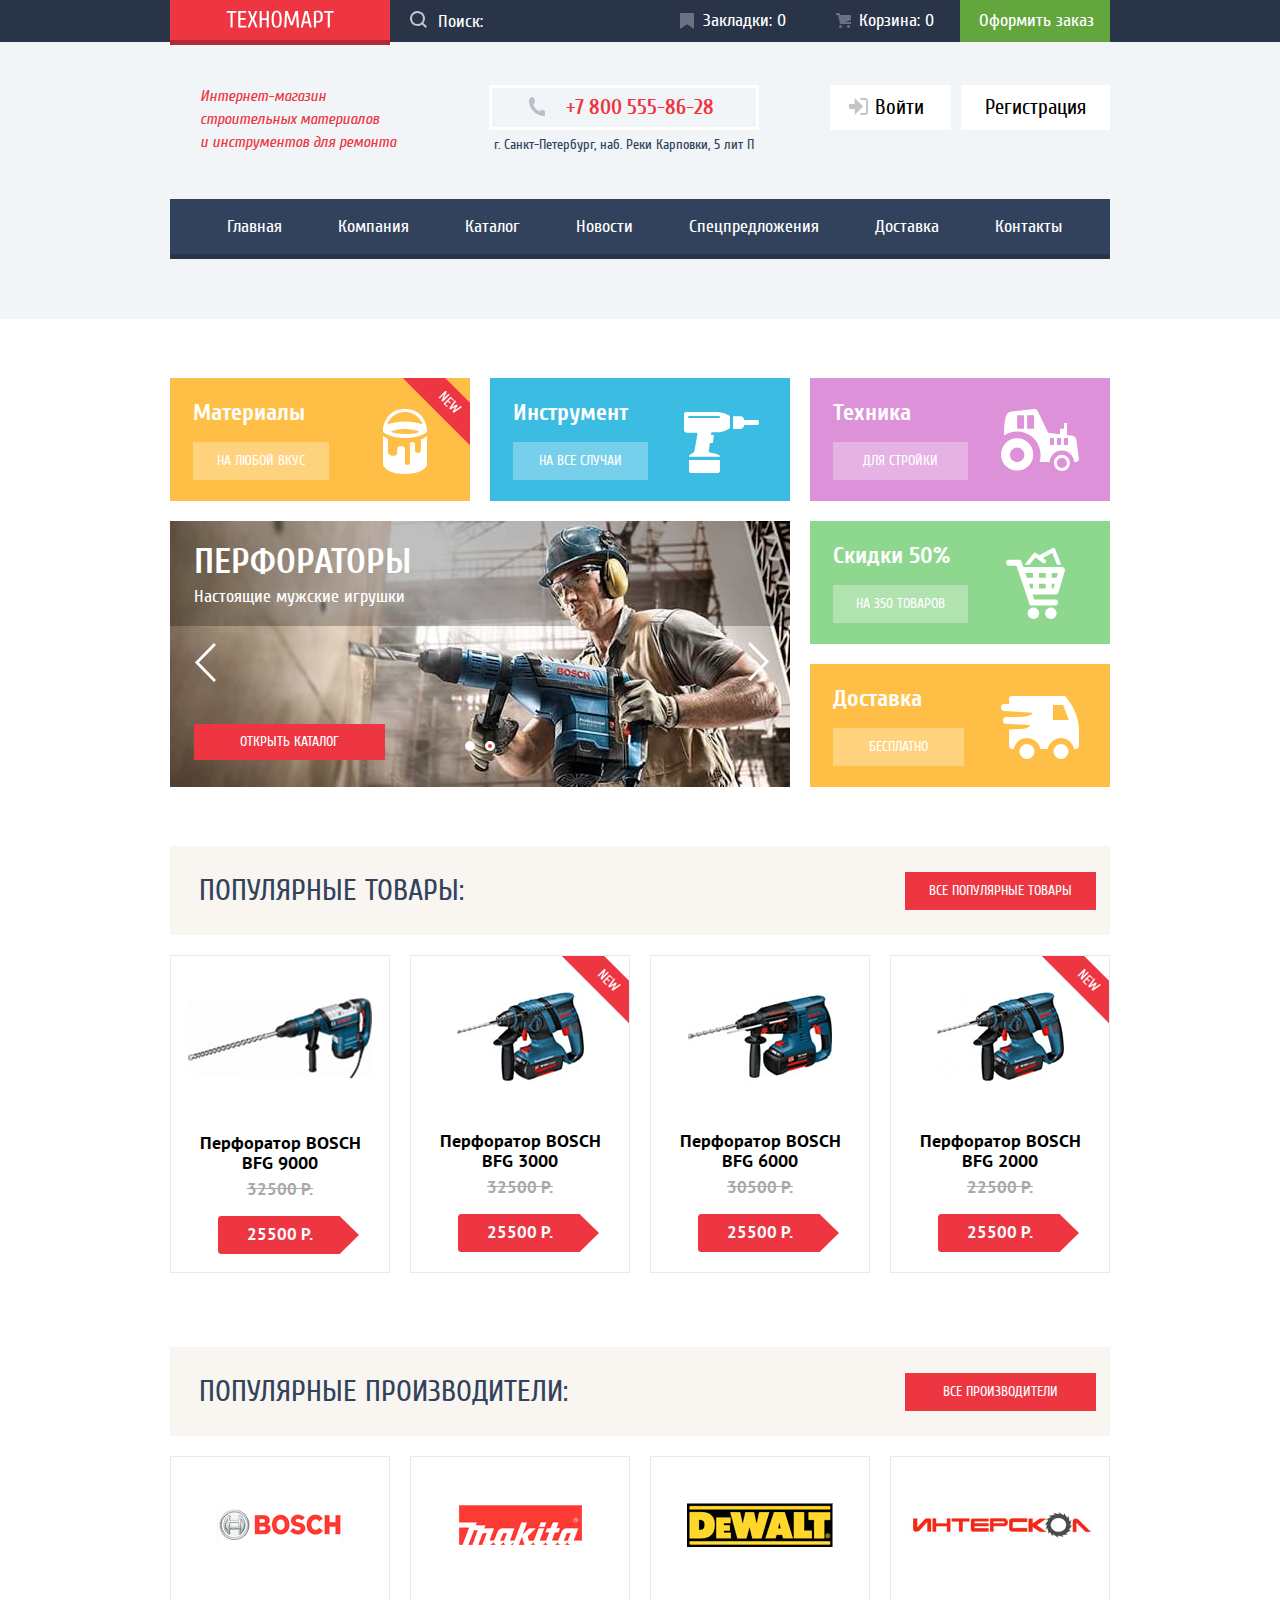
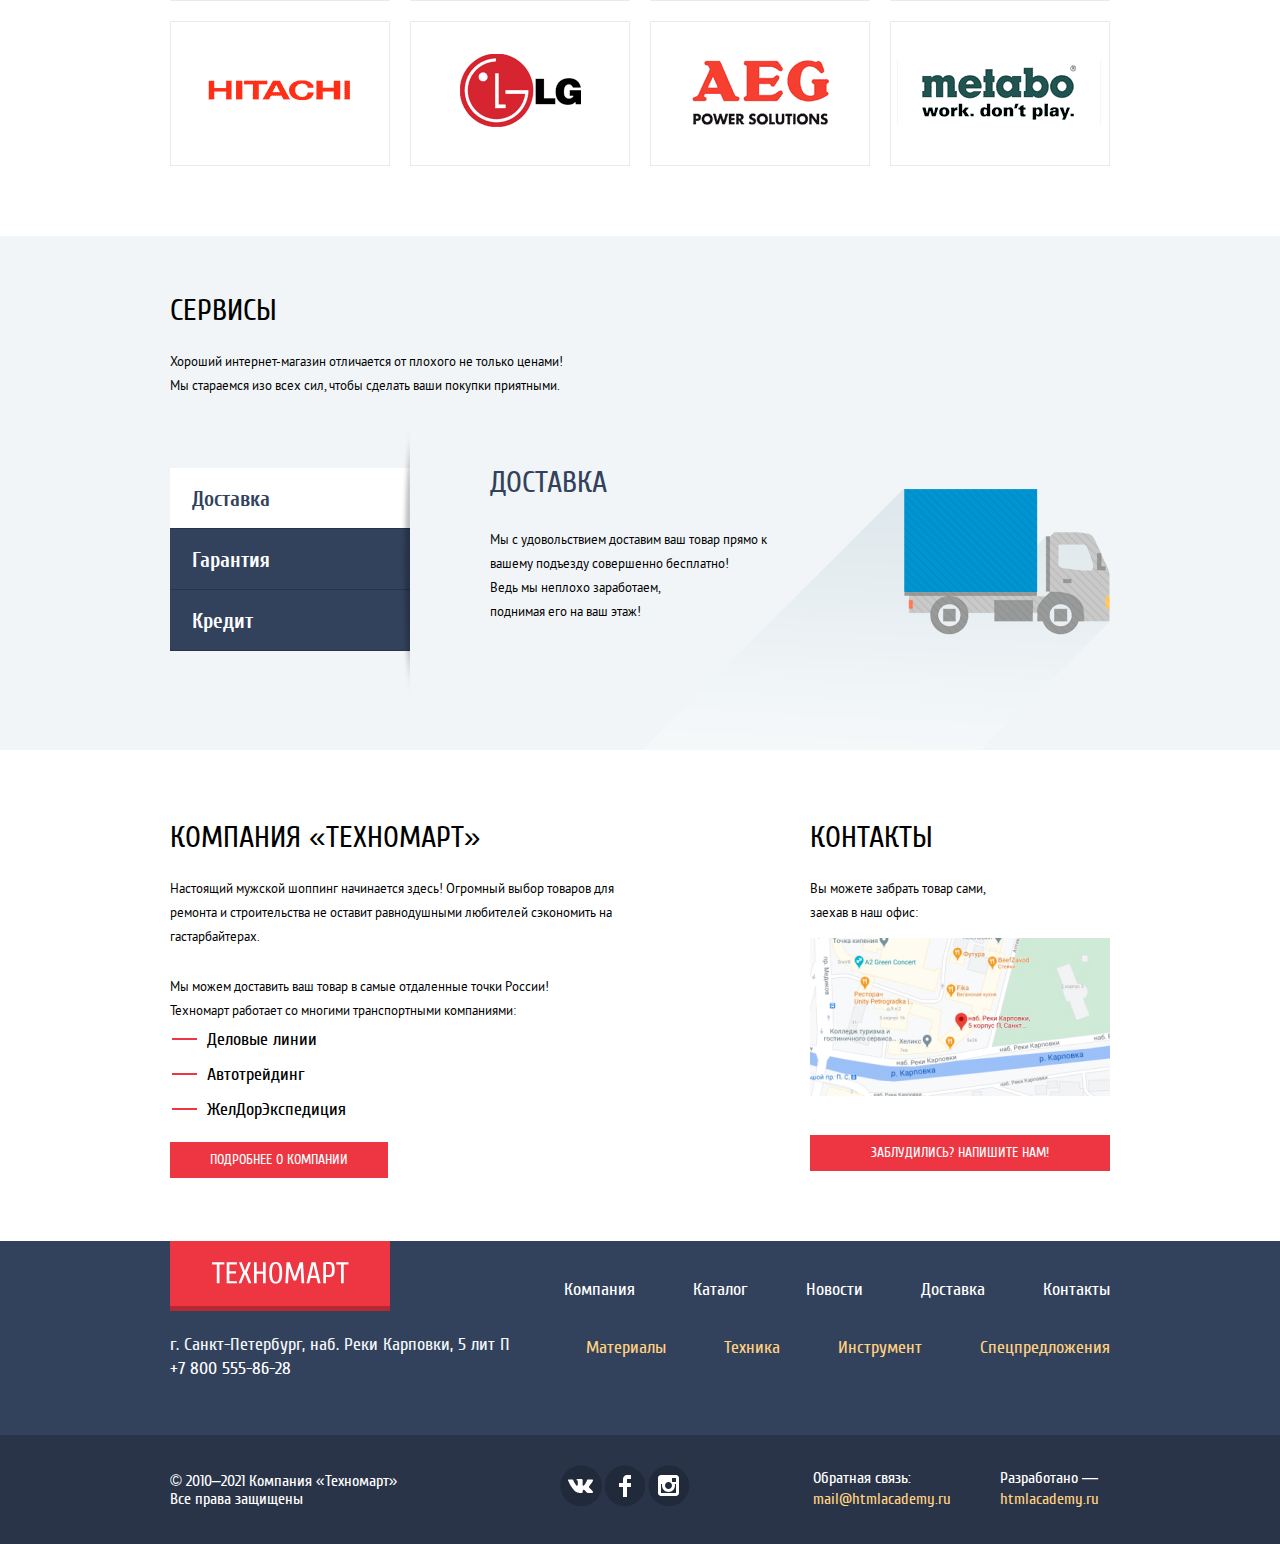
<file: index.html>
<!DOCTYPE html>
<html class="page" lang="ru">

<head>

  <meta charset="utf-8">
  <title>Техномарт. Главная страница</title>
  <link rel="stylesheet" href="css/min-normalize.css">
  <link rel="stylesheet" href="css/min-style.css">
  <link rel="icon" href="favicon.ico">
  <link rel="icon" href="favicon/icon.svg" type="image/svg+xml">
  <link rel="apple-touch-icon" href="favicon/180.png" type="image/svg+xml">
  <link rel="manifest" href="manifest.webmanifest">
</head>

<body class="page-body">
  <header class="page-header">
    <div class="header-top-bar">
      <div class="header-top-wrapper container">
        <a class="logo">
          <svg xmlns="http://www.w3.org/2000/svg" width="108" height="18" viewBox="0 0 108 18" fill="none"
            aria-hidden="true" focusable="false">
            <path fill-rule="evenodd" clip-rule="evenodd"
              d="M103.847 2.65852V17.4498H101.734V2.65852H97.9779V1.01504H107.604V2.65852H103.847ZM95.7123 11.3572C95.3444 11.819 94.8827 12.1477 94.3271 12.3433C93.7714 12.539 93.1101 12.6368 92.3431 12.6368C91.9831 12.6368 91.5762 12.6133 91.1223 12.5663C90.6684 12.5194 90.2927 12.4646 89.9953 12.402V17.4498H87.8823V1.24983C88.4771 1.07765 89.0758 0.956348 89.6784 0.885913C90.281 0.815478 90.9344 0.780261 91.6388 0.780261C92.5779 0.780261 93.3762 0.878087 94.0336 1.07374C94.691 1.26939 95.2231 1.59417 95.6301 2.04809C96.0371 2.502 96.3344 3.10461 96.5223 3.85591C96.7101 4.60722 96.804 5.53852 96.804 6.64983C96.804 7.79243 96.714 8.74722 96.534 9.51417C96.354 10.2811 96.0801 10.8955 95.7123 11.3572ZM94.5149 4.53678C94.3975 3.9733 94.2136 3.52722 93.9631 3.19852C93.7127 2.86983 93.3957 2.63896 93.0123 2.50591C92.6288 2.37287 92.171 2.30635 91.6388 2.30635H89.9953V10.9933H91.6388C92.171 10.9933 92.6288 10.9268 93.0123 10.7937C93.3957 10.6607 93.7127 10.4298 93.9631 10.1011C94.2136 9.77244 94.3975 9.32635 94.5149 8.76287C94.6323 8.19939 94.691 7.49504 94.691 6.64983C94.691 5.80461 94.6323 5.10026 94.5149 4.53678ZM82.5997 13.2237H77.904L76.8475 17.4498H74.7344L78.7257 1.01504H81.7779L85.7692 17.4498H83.6562L82.5997 13.2237ZM80.2988 3.36287H80.2049L78.2562 11.5803H82.2475L80.2988 3.36287ZM70.1562 5.24113H70.0388L66.6344 15.3368H64.5214L61.1171 5.24113H60.9997L60.2953 17.4498H58.1823L59.1214 1.01504H61.704L65.531 12.2846H65.6249L69.4518 1.01504H72.0344L72.9736 17.4498H70.8605L70.1562 5.24113ZM54.3788 15.9237C53.9405 16.5655 53.4123 17.0194 52.794 17.2855C52.1757 17.5516 51.4675 17.6846 50.6692 17.6846C49.871 17.6846 49.1627 17.5516 48.5444 17.2855C47.9262 17.0194 47.3979 16.5655 46.9597 15.9237C46.5214 15.282 46.1888 14.4172 45.9618 13.3294C45.7349 12.2416 45.6214 10.8759 45.6214 9.23244C45.6214 7.58896 45.7349 6.2233 45.9618 5.13548C46.1888 4.04765 46.5214 3.18287 46.9597 2.54113C47.3979 1.89939 47.9262 1.44548 48.5444 1.17939C49.1627 0.913305 49.871 0.780261 50.6692 0.780261C51.4675 0.780261 52.1757 0.913305 52.794 1.17939C53.4123 1.44548 53.9405 1.89939 54.3788 2.54113C54.8171 3.18287 55.1497 4.04765 55.3766 5.13548C55.6036 6.2233 55.7171 7.58896 55.7171 9.23244C55.7171 10.8759 55.6036 12.2416 55.3766 13.3294C55.1497 14.4172 54.8171 15.282 54.3788 15.9237ZM53.3575 5.75765C53.1931 4.84983 52.9779 4.12983 52.7118 3.59765C52.4457 3.06548 52.1327 2.69765 51.7727 2.49417C51.4127 2.2907 51.0449 2.18896 50.6692 2.18896C50.2936 2.18896 49.9257 2.2907 49.5657 2.49417C49.2057 2.69765 48.8927 3.06548 48.6266 3.59765C48.3605 4.12983 48.1453 4.84983 47.981 5.75765C47.8166 6.66548 47.7344 7.82374 47.7344 9.23244C47.7344 10.6411 47.8166 11.7994 47.981 12.7072C48.1453 13.615 48.3605 14.335 48.6266 14.8672C48.8927 15.3994 49.2057 15.7672 49.5657 15.9707C49.9257 16.1742 50.2936 16.2759 50.6692 16.2759C51.0449 16.2759 51.4127 16.1742 51.7727 15.9707C52.1327 15.7672 52.4457 15.3994 52.7118 14.8672C52.9779 14.335 53.1931 13.615 53.3575 12.7072C53.5218 11.7994 53.604 10.6411 53.604 9.23244C53.604 7.82374 53.5218 6.66548 53.3575 5.75765ZM40.691 9.93678H35.7605V17.4498H33.6475V1.01504H35.7605V8.2933H40.691V1.01504H42.804V17.4498H40.691V9.93678ZM29.5396 17.4498L26.6048 10.4063L23.67 17.4498H21.557L25.0787 8.99765L21.9091 1.01504H24.0222L26.6048 7.58896L29.1874 1.01504H31.3004L28.1309 8.99765L31.6526 17.4498H29.5396ZM12.283 1.01504H20.2657V2.65852H14.3961V8.05852H19.5613V9.702H14.3961V15.8063H20.2657V17.4498H12.283V1.01504ZM6.64827 17.4498H4.53522V2.65852H0.778702V1.01504H10.4048V2.65852H6.64827V17.4498Z"
              fill="white" />
          </svg>
        </a>
        <form class="search">
          <input type="text" id="search" placeholder="Поиск:" class="input-search">
          <svg width="17" height="17" xmlns="http://www.w3.org/2000/svg" class="icon-search" aria-hidden="true"
            focusable="false">
            <path fill-rule="evenodd" clip-rule="evenodd"
              d="M13.46 12.04L17 15.6 15.59 17l-3.55-3.54a7.5 7.5 0 111.41-1.41zM7.5 2a5.5 5.5 0 10.01 11.01A5.5 5.5 0 007.5 2z" />
          </svg>
          <label for="search" class="visually-hidden">Форма поиска</label>
        </form>
        <ul class="nav-profile">
          <li class="nav-profile-item">
            <a href="#" class="bookmarks">
              Закладки: 0
            </a>
          </li>
          <li class="nav-profile-item">
            <a href="#" class="cart">
              Корзина: 0
            </a>
          <li class="nav-profile-item">
            <a href="#" class="arrange">Оформить заказ</a>
          </li>
        </ul>
      </div>
    </div>
    <div class="container">
      <div class="header-bottom">
        <h1 class="desc">Интернет-магазин<br>строительных материалов<br>и инструментов для ремонта</h1>
        <div class="contacts-header">
          <div class="phone-header">
            <a href="tel:+78005558628" class="phone">
              +7 800 555-86-28
            </a>
          </div>
          <p class="address">г. Санкт-Петербург, наб. Реки Карповки, 5 лит П</p>
        </div>
        <ul class="btn-user-list">
          <li class="btn-enter">
            <a href="#" class="btn-user-link btn-enter-link">
              <svg width="20" height="17" viewBox="0 0 20 17" fill="none" xmlns="http://www.w3.org/2000/svg"
                aria-hidden="true" focusable="false" class=" icon-enter">
                <path d="M14.1667 8.5L5.71429 0V6H0V11H5.71429V17L14.1667 8.5Z" />
                <path
                  d="M16.1771 15.01H11.3895V17H16.1771C18.2514 17 19.0381 15.19 19.0619 13.974V3.028C19.0381 1.811 18.2514 0 16.1771 0H11.3895V1.99H16.1771C16.9762 1.99 17.1219 2.671 17.1391 3.047V13.951C17.1229 14.327 16.9762 15.01 16.1771 15.01Z" />
              </svg>
              Войти
            </a>
          </li>
          <li>
            <a href="#" class="btn-user-link">Регистрация</a>
          </li>
        </ul>
      </div>
      <nav class="nav">
        <ul class="nav-list">
          <li><a class="nav-link">Главная</a></li>
          <li><a href="#" class="nav-link">Компания</a></li>
          <li><a href="catalog.html" class="nav-link">Каталог</a></li>
          <li><a href="#" class="nav-link">Новости</a></li>
          <li><a href="#" class="nav-link">Спецпредложения</a></li>
          <li><a href="#" class="nav-link">Доставка</a></li>
          <li><a href="#" class="nav-link">Контакты</a></li>
        </ul>
      </nav>
    </div>
  </header>
  <main class="page-main">
    <section class="container">
      <div class="menu">
        <h2 class="visually-hidden">Меню</h2>
        <ul class="menu-list">
          <li class="block-menu materials">
            <span class="new">NEW</span>
            <h3 class="title-menu">Материалы</h3>
            <a href="#" class="btn-menu">На любой вкус</a>
          </li>
          <li class="block-menu tools">
            <h3 class="title-menu">Инструмент</h3>
            <a href="#" class="btn-menu">На все случаи</a>
          </li>
          <li class="block-menu technic">
            <h3 class="title-menu">Техника</h3>
            <a href="#" class="btn-menu">Для стройки</a>
          </li>
          <li class="block-menu discounts">
            <h3 class="title-menu">Скидки 50%</h3>
            <a href="#" class="btn-menu">На 350 товаров</a>
          </li>
          <li class="block-menu delivery">
            <h3 class="title-menu">Доставка</h3>
            <a href="#" class="btn-menu">Бесплатно</a>
          </li>
          <li class="slider">
            <button type="button" class="btn-slider-left" aria-label="Перелистнуть слайд влево">
              <svg width="22" height="40" fill="none" aria-hidden="true" focusable="false"
                xmlns="http://www.w3.org/2000/svg">
                <path d="M19.92.94l2 2.05L4.91 20.44l17.07 17.5-2 2.05L.9 20.44 19.92.94z" fill="#fff" />
              </svg>
            </button>
            <button type="button" class="btn-slider-right" aria-label="Перелистнуть слайд вправо">
              <svg width="22" height="40" fill="none" aria-hidden="true" focusable="false"
                xmlns="http://www.w3.org/2000/svg">
                <path d="M2.08 39.06L.08 37l17.01-17.45L.02 2.06l2-2.05L21.1 19.56 2.08 39.06z" fill="#fff" />
              </svg>
            </button>
            <ul class="pages-slider">
              <li class="slide slide-perforator slide-current">
                <h2 class="slider-title">Перфораторы</h2>
                <p class="slider-desc">Настоящие мужские игрушки</p>
                <!-- <img src="img/slider-perforator.jpg" alt="Перфораторы" width="620" height="266"> -->
                <a href="catalog.html" class="button button-slider">Открыть каталог</a>
              </li>
              <li class="slide slide-drill">
                <h2 class="slider-title">Дрели</h2>
                <p class="slider-desc">Соседям на радость!</p>
                <a href="catalog.html" class="button button-slider">Открыть каталог</a>
              </li>
            </ul>
            <div class="slider-controls">
              <button type="button" class="button-slider-controls" aria-label="Первый слайд"></button>
              <button type="button" class="button-slider-controls slider-controls-current"
                aria-label="Второй слайд"></button>
            </div>
          </li>
        </ul>
      </div>
    </section>
    <section class="pop-products container">
      <div class="top-section">
        <h2 class="title">Популярные товары:</h2>
        <a href="#" class="button top-section-button">Все популярные товары</a>
      </div>
      <ul class="list-products">
        <li class="product">
          <ul class="buttons-catalog-item">
            <li>
              <a href="cart.html" class="button-buy" aria-label="Добавить товар в коризну">
                Купить
              </a>
            </li>
            <li><a class="button-bookmarks" aria-label="Добавить товар в закладки">В
                Закладки</a></li>
          </ul>
          <p class="product-image-wrapper">
            <img src="img/bfg9000.jpg" alt="Синий перфоратор Bosch bfg9000 с длинным сверлом" width="184" height="164"
              class="catalog-item-image">
          </p>
          <h4 class="name-product">Перфоратор BOSCH BFG 9000</h4>
          <span class="price">32500 Р.</span>
          <div class="disc-div">
            <p class="disc">25500 Р.</p>
            <svg width="141" height="38" viewBox="0 0 141 38" fill="none" xmlns="http://www.w3.org/2000/svg"
              aria-hidden="true" focusable="false">
              <path d="M121.632 0H3C1.35 0 0 1.35 0 3V35C0 36.65 1.35 38 3 38H121.632L141 19L121.632 0Z"
                fill="#EE3643" />
            </svg>
          </div>
        </li>
        <li class="product">
          <span class="new">new</span>
          <ul class="buttons-catalog-item">
            <li>
              <a href="cart.html" class="button-buy" aria-label="Добавить товар в коризну">
                Купить
              </a>
            </li>
            <li><a class="button-bookmarks" aria-label="Добавить товар в закладки">В
                Закладки</a></li>
          </ul>
          <p class="product-image-wrapper">
            <img src="img/bfg3000.jpg" alt="Синий перфоратор Bosch BFG 3000 с коротким сверлом" width="127" height="112"
              class="catalog-item-image">
          </p>
          <h4 class="name-product">Перфоратор BOSCH BFG 3000</h4>
          <span class="price">32500 Р.</span>
          <div class="disc-div">
            <p class="disc">25500 Р.</p>
            <svg width="141" height="38" viewBox="0 0 141 38" fill="none" xmlns="http://www.w3.org/2000/svg"
              aria-hidden="true" focusable="false">
              <path d="M121.632 0H3C1.35 0 0 1.35 0 3V35C0 36.65 1.35 38 3 38H121.632L141 19L121.632 0Z"
                fill="#EE3643" />
            </svg>
          </div>
        </li>
        <li class="product">
          <ul class="buttons-catalog-item">
            <li>
              <a href="cart.html" class="button-buy" aria-label="Добавить товар в коризну">
                Купить
              </a>
            </li>
            <li><a class="button-bookmarks" aria-label="Добавить товар в закладки">В
                Закладки</a></li>
          </ul>
          <p class="product-image-wrapper">
            <img src="img/bfg6000.jpg" alt="Синий перфоратор Bosch BFG 6000 с коротким сверлом" width="144" height="128"
              class="catalog-item-image">
          </p>
          <h4 class="name-product">Перфоратор BOSCH BFG 6000</h4>
          <span class="price">30500 Р.</span>
          <div class="disc-div">
            <p class="disc">25500 Р.</p>
            <svg width="141" height="38" viewBox="0 0 141 38" fill="none" xmlns="http://www.w3.org/2000/svg"
              aria-hidden="true" focusable="false">
              <path d="M121.632 0H3C1.35 0 0 1.35 0 3V35C0 36.65 1.35 38 3 38H121.632L141 19L121.632 0Z"
                fill="#EE3643" />
            </svg>
          </div>
        </li>
        <li class="product">
          <span class="new">NEW</span>
          <ul class="buttons-catalog-item">
            <li>
              <a href="cart.html" class="button-buy" aria-label="Добавить товар в коризну">
                Купить
              </a>
            </li>
            <li><a class="button-bookmarks" aria-label="Добавить товар в закладки">В
                Закладки</a></li>
          </ul>
          <p class="product-image-wrapper">
            <img src="img/bfg2000.jpg" alt="Синий перфоратор BOSCH BFG 2000 с коротким сверлом" width="127" height="112"
              class="catalog-item-image">
          </p>
          <h4 class="name-product">Перфоратор BOSCH BFG 2000</h4>
          <span class="price">22500 Р.</span>
          <div class="disc-div">
            <p class="disc">25500 Р.</p>
            <svg width="141" height="38" viewBox="0 0 141 38" fill="none" xmlns="http://www.w3.org/2000/svg"
              aria-hidden="true" focusable="false">
              <path d="M121.632 0H3C1.35 0 0 1.35 0 3V35C0 36.65 1.35 38 3 38H121.632L141 19L121.632 0Z"
                fill="#EE3643" />
            </svg>
          </div>
        </li>
      </ul>
    </section>
    <section class="pop-manufacturer container">
      <div class="top-section">
        <h2 class="title">Популярные производители:</h2>
        <a href="#" class="button top-section-button top-section-button-manufacturer"
          aria-label="Перейти ко всем производителям">Все производители</a>
      </div>
      <ul class="manufacturer-list">
        <li class="manufacturer">
          <a href="#" aria-label="Компания 'Bosch'">
            <img src="img/bosch.png" alt="Bosch" width="126" height="37" aria-hidden="true">
          </a>
        </li>
        <li class="manufacturer">
          <a href="#" aria-label="Компания 'Makita'">
            <img src="img/makita.png" alt="Makita" width="123" height="40" aria-hidden="true">
          </a>
        </li>
        <li class="manufacturer">
          <a href="#" aria-label="Компания 'Dewalt'">
            <img src="img/dewalt.png" alt="Dewalt" width="146" height="44" aria-hidden="true">
          </a>
        </li>
        <li class="manufacturer">
          <a href="#" aria-label="Компания 'Интерскол'">
            <img src="img/interskol.png" alt="Интерскол" width="200" height="76" aria-hidden="true">
          </a>
        </li>
        <li class="manufacturer">
          <a href="#" aria-label="Компания 'Hitachi'">
            <img src="img/hitachi.png" alt="Hitachi" width="169" height="31" aria-hidden="true">
          </a>
        </li>
        <li class="manufacturer">
          <a href="#" aria-label="Компания 'LG'">
            <img src="img/lg.png" alt="LG" width="121" height="73" aria-hidden="true">
          </a>
        </li>
        <li class="manufacturer">
          <a href="#" aria-label="Компания 'AEG'">
            <img src="img/aeg.png" alt="AEG" width="151" height="98" aria-hidden="true">
          </a>
        </li>
        <li class="manufacturer">
          <a href="#" aria-label="Компания 'Metado'">
            <img src="img/metado.png" alt="metado" width="206" height="73" aria-hidden="true">
          </a>
        </li>
      </ul>
    </section>
    <section class="service">
      <div class="container">
        <h2 class="title-section">Сервисы</h2>
        <p class="service-desc">Хороший интернет-магазин отличается от плохого не только ценами!</p>
        <p class="service-desc">Мы стараемся изо всех сил, чтобы сделать ваши покупки приятными.</p>
        <div class="unification-service">
          <ul class="buttons-services">
            <li><button type="button" class="button-service-current button-service-delivery"
                aria-label="Перейти к сервису Доставка">Доставка</button></li>
            <li><button type="button" class="button-service button-service-gurantee"
                aria-label="Перейти к сервису Гарантия">Гарантия</button></li>
            <li><button type="button" class="button-service button-service-credit"
                aria-label="Перейти к сервису Кредит">Кредит</button></li>
          </ul>
          <ul class="block-services">
            <li class="block-service-delivery block-serivce-current">
              <h3 class="service-title">Доставка</h3>
              <div class="services-desc">
                <p class="service-desc">Мы с удовольствием доставим ваш товар прямо к вашему подъезду совершенно
                  бесплатно!
                </p>
                <p class="service-desc">Ведь мы неплохо заработаем, <br> поднимая его на ваш этаж!</p>
              </div>
            </li>
            <li class="block-serivce block-service-gurantee">
              <h3 class="service-title">Гарантия</h3>
              <p class="service-desc">Если купленный у нас товар поломается или заискрит, а также в случае пожара,
                спровоцированного его
                возгоранием, вы всегда можете быть уверены в нашей гарантии. Мы обменяем сгоревший товар на новый. </p>
              <p class="service-desc">Дом уж восстановите как-нибудь сами.</p>
            </li>
            <li class="block-serivce block-service-credit">
              <h3 class="service-title">Кредит</h3>
              <p class="service-desc">Залезть в долговую яму стало проще! </p>
              <p class="service-desc">Кредитные консультанты придут вам на помощь.</p>
              <button type="button" class="button block-service-button"
                aria-label="Отправить заявку на кредит">Отправить заявку</button>
            </li>
          </ul>
        </div>
      </div>
    </section>

    <div class="unification container">
      <section class="section-delivery">
        <h2 class="title-section">Компания &#171;Техномарт&#187;</h2>
        <p class="promo-info promo-info-1">Настоящий мужской шоппинг начинается здесь! Огромный выбор товаров для
          ремонта и
          строительства не оставит
          равнодушными любителей сэкономить на гастарбайтерах.</p>
        <p class="promo-info promo-info-2">Мы можем доставить ваш товар в самые отдаленные точки России!</p>
        <p class="promo-info promo-info-3">Техномарт работает со многими транспортными компаниями:</p>
        <ul class="transport-companies">
          <li>Деловые линии</li>
          <li>Автотрейдинг</li>
          <li>ЖелДорЭкспедиция</li>
        </ul>
        <a href="#" class="button more-detailed-button">Подробнее о компании</a>
      </section>
      <section class="section-contacts">
        <h2 class="title-section">Контакты</h2>
        <p class="office-map">Вы можете забрать товар сами, <br> заехав в наш офис:</p>
        <button class="map" type="button" aria-label="Перейти на большую карту"></button>
        <a href="feedback.html" class="button feedback-button">Заблудились? Напишите нам!</a>
      </section>
    </div>
  </main>
  <footer class="page-footer">
    <div class="footer-top-bar">
      <section class="footer-top container">
        <h2 class="visually-hidden">Адрес и навигация</h2>
        <div class="footer-section-top">
          <a class="logo-footer">
            <svg xmlns="http://www.w3.org/2000/svg" width="138" height="23" viewBox="0 0 138 23" fill="none"
              aria-hidden="true" focusable="false">
              <path fill-rule="evenodd" clip-rule="evenodd"
                d="M132.694 3.39708V22.2971H129.994V3.39708H125.194V1.29708H137.494V3.39708H132.694ZM122.299 14.5121C121.829 15.1021 121.239 15.5221 120.529 15.7721C119.819 16.0221 118.974 16.1471 117.994 16.1471C117.534 16.1471 117.014 16.1171 116.434 16.0571C115.854 15.9971 115.374 15.9271 114.994 15.8471V22.2971H112.294V1.59707C113.054 1.37707 113.819 1.22207 114.589 1.13207C115.359 1.04207 116.194 0.99707 117.094 0.99707C118.294 0.99707 119.314 1.12207 120.154 1.37207C120.994 1.62207 121.674 2.03707 122.194 2.61707C122.714 3.19707 123.094 3.96707 123.334 4.92707C123.574 5.88707 123.694 7.07707 123.694 8.49707C123.694 9.95707 123.579 11.1771 123.349 12.1571C123.119 13.1371 122.769 13.9221 122.299 14.5121ZM120.769 5.79706C120.619 5.07706 120.384 4.50706 120.064 4.08706C119.744 3.66706 119.339 3.37206 118.849 3.20206C118.359 3.03206 117.774 2.94706 117.094 2.94706H114.994V14.0471H117.094C117.774 14.0471 118.359 13.9621 118.849 13.7921C119.339 13.6221 119.744 13.3271 120.064 12.9071C120.384 12.4871 120.619 11.9171 120.769 11.1971C120.919 10.4771 120.994 9.57706 120.994 8.49706C120.994 7.41706 120.919 6.51706 120.769 5.79706ZM105.544 16.8971H99.544L98.194 22.2971H95.494L100.594 1.29708H104.494L109.594 22.2971H106.894L105.544 16.8971ZM102.604 4.29706H102.484L99.994 14.7971H105.094L102.604 4.29706ZM89.644 6.69708H89.494L85.144 19.5971H82.444L78.094 6.69708H77.944L77.044 22.2971H74.344L75.544 1.29708H78.844L83.734 15.6971H83.854L88.744 1.29708H92.044L93.244 22.2971H90.544L89.644 6.69708ZM69.484 20.3471C68.924 21.1671 68.249 21.7471 67.459 22.0871C66.669 22.4271 65.764 22.5971 64.744 22.5971C63.724 22.5971 62.819 22.4271 62.029 22.0871C61.239 21.7471 60.564 21.1671 60.004 20.3471C59.444 19.5271 59.019 18.4221 58.729 17.0321C58.439 15.6421 58.294 13.8971 58.294 11.7971C58.294 9.69707 58.439 7.95207 58.729 6.56207C59.019 5.17207 59.444 4.06707 60.004 3.24707C60.564 2.42707 61.239 1.84707 62.029 1.50707C62.819 1.16707 63.724 0.99707 64.744 0.99707C65.764 0.99707 66.669 1.16707 67.459 1.50707C68.249 1.84707 68.924 2.42707 69.484 3.24707C70.044 4.06707 70.469 5.17207 70.759 6.56207C71.049 7.95207 71.194 9.69707 71.194 11.7971C71.194 13.8971 71.049 15.6421 70.759 17.0321C70.469 18.4221 70.044 19.5271 69.484 20.3471ZM68.179 7.35707C67.969 6.19707 67.694 5.27707 67.354 4.59707C67.014 3.91707 66.614 3.44707 66.154 3.18707C65.694 2.92707 65.224 2.79707 64.744 2.79707C64.264 2.79707 63.794 2.92707 63.334 3.18707C62.874 3.44707 62.474 3.91707 62.134 4.59707C61.794 5.27707 61.519 6.19707 61.309 7.35707C61.099 8.51707 60.994 9.99707 60.994 11.7971C60.994 13.5971 61.099 15.0771 61.309 16.2371C61.519 17.3971 61.794 18.3171 62.134 18.9971C62.474 19.6771 62.874 20.1471 63.334 20.4071C63.794 20.6671 64.264 20.7971 64.744 20.7971C65.224 20.7971 65.694 20.6671 66.154 20.4071C66.614 20.1471 67.014 19.6771 67.354 18.9971C67.694 18.3171 67.969 17.3971 68.179 16.2371C68.389 15.0771 68.494 13.5971 68.494 11.7971C68.494 9.99707 68.389 8.51707 68.179 7.35707ZM51.994 12.6971H45.694V22.2971H42.994V1.29708H45.694V10.5971H51.994V1.29708H54.694V22.2971H51.994V12.6971ZM37.745 22.2971L33.995 13.2971L30.245 22.2971H27.545L32.045 11.4971L27.995 1.29708H30.695L33.995 9.69708L37.295 1.29708H39.995L35.945 11.4971L40.445 22.2971H37.745ZM15.695 1.29708H25.895V3.39708H18.395V10.2971H24.995V12.3971H18.395V20.1971H25.895V22.2971H15.695V1.29708ZM8.495 22.2971H5.795V3.39708H0.994995V1.29708H13.295V3.39708H8.495V22.2971Z"
                fill="white" />
            </svg>
          </a>
          <nav class="nav-footer">
            <ul class="nav-footer-list">
              <li class="nav-footer-item">
                <a href="#" class="nav-footer-link">Компания</a>
              </li>
              <li class="nav-footer-item">
                <a href="catalog.html" class="nav-footer-link">Каталог</a>
              </li>
              <li class="nav-footer-item">
                <a href="#" class="nav-footer-link">Новости</a>
              </li>
              <li class="nav-footer-item">
                <a href="#" class="nav-footer-link">Доставка</a>
              </li>
              <li class="nav-footer-item">
                <a href="#" class="nav-footer-link">Контакты</a>
              </li>
            </ul>
          </nav>
        </div>
        <div class="footer-section-bottom">
          <div class="footer-address">
            <p>г. Санкт-Петербург, наб. Реки Карповки, 5 лит П</p>
            <a href="tel:+78005558628" class="phone-footer">+7 800 555-86-28</a>
          </div>
          <ul class="index-nav">
            <li><a href="#" class="index-nav-link">Материалы</a></li>
            <li><a href="#" class="index-nav-link">Техника</a></li>
            <li><a href="#" class="index-nav-link">Инструмент</a></li>
            <li><a href="#" class="index-nav-link">Спецпредложения</a></li>
          </ul>
        </div>
      </section>
    </div>
    <div class="footer-bottom-bar">
      <section class="footer-bottom container">
        <h2 class="visually-hidden">Контактная информация</h2>
        <div class="about-rights">
          <p>© 2010–2021 Компания «Техномарт»</p>
          <p>Все права защищены</p>
        </div>
        <ul class="footer-social">
          <li>
            <a href="#" class="btn-social">
              <span class="visually-hidden">ВКонтакте</span>
              <svg width="44" height="44" viewBox="0 0 44 44" xmlns="http://www.w3.org/2000/svg" aria-hidden="true"
                focusable="false">
                <path fill-rule="evenodd" clip-rule="evenodd"
                  d="M22.1627 1.4839C33.6533 1.4839 42.9683 10.5873 42.9683 21.8169C42.9683 33.0461 33.6533 42.1494 22.1627 42.1494C10.6721 42.1494 1.35714 33.0461 1.35714 21.8169C1.35714 10.5873 10.6721 1.4839 22.1627 1.4839Z"
                  class="btn-social-circle" />
                <path
                  d="M24.5403 25.7281C25.4609 25.4384 26.6395 27.6406 27.8943 28.4834C28.836 29.1219 29.5573 28.9841 29.5573 28.9841L32.9017 28.9372C32.9017 28.9372 34.6495 28.8322 33.8232 27.4803C33.7549 27.3678 33.3389 26.4781 31.334 24.6472C29.2376 22.7319 29.5217 23.0422 32.0456 19.7309C33.5835 17.7125 34.1988 16.4797 34.0062 15.9547C33.8213 15.4494 32.6918 15.5806 32.6918 15.5806L28.9237 15.6059C28.5568 15.6069 28.2458 15.7175 28.1042 16.0887C28.1013 16.0925 27.5062 17.6506 26.7127 18.9753C25.0362 21.7775 24.3669 21.9266 24.0896 21.7512C23.4531 21.3453 23.6139 20.1228 23.6139 19.2537C23.6139 16.5378 24.0299 15.4053 22.7992 15.1128C22.388 15.0153 22.0876 14.9516 21.0389 14.9422C19.6985 14.9225 18.5603 14.9422 17.9151 15.2506C17.4866 15.4597 17.1582 15.9181 17.3575 15.9444C17.6079 15.9772 18.1693 16.0944 18.4697 16.4937C18.8559 17.0112 18.8443 18.1709 18.8443 18.1709C18.8443 18.1709 19.0649 21.3687 18.3243 21.7653C17.8159 22.0372 17.1206 21.4822 15.6252 18.9378C14.8615 17.6366 14.2847 16.1984 14.2847 16.1984C14.2847 16.1984 14.173 15.9312 13.9708 15.785C13.73 15.6116 13.393 15.5562 13.393 15.5562L9.81656 15.5787C9.81656 15.5787 9.27923 15.5937 9.08182 15.8244C8.90656 16.0287 9.06738 16.4506 9.06738 16.4506C9.06738 16.4506 11.8686 22.9016 15.0406 26.1509C17.9488 29.1341 21.2537 28.9362 21.2537 28.9362H22.7511C22.7511 28.9362 23.2027 28.8856 23.4338 28.6437C23.6495 28.4187 23.6399 27.9959 23.6399 27.9959C23.6399 27.9959 23.61 26.0187 24.5403 25.7281Z"
                  fill="white" />
              </svg>
            </a>
          </li>
          <li>
            <a href="#" class="btn-social">
              <span class="visually-hidden">Фейсбук</span>
              <svg width="44" height="44" viewBox="0 0 44 44" fill="none" xmlns="http://www.w3.org/2000/svg"
                aria-hidden="true" focusable="false">
                <path fill-rule="evenodd" clip-rule="evenodd"
                  d="M21.8938 1.4839C33.1232 1.4839 42.2265 10.5873 42.2265 21.8169C42.2265 33.0461 33.1232 42.1494 21.8938 42.1494C10.6643 42.1494 1.56108 33.0461 1.56108 21.8169C1.56108 10.5873 10.6643 1.4839 21.8938 1.4839Z"
                  class="btn-social-circle" />
                <path d="M28 15V11H24C21.7909 11 20 12.7909 20 15V19H16V23H20V33H24V23H28V19H24V15H28Z" fill="white" />
              </svg>
            </a>
          </li>
          <li>
            <a href="#" class="btn-social">
              <span class="visually-hidden">Инстаграм</span>
              <svg width="44" height="44" viewBox="0 0 44 44" fill="none" xmlns="http://www.w3.org/2000/svg"
                aria-hidden="true" focusable="false">
                <path fill-rule="evenodd" clip-rule="evenodd"
                  d="M21.8938 1.4839C33.1233 1.4839 42.2265 10.5873 42.2265 21.8169C42.2265 33.0461 33.1233 42.1494 21.8938 42.1494C10.6643 42.1494 1.56112 33.0461 1.56112 21.8169C1.56112 10.5873 10.6643 1.4839 21.8938 1.4839Z"
                  class="btn-social-circle" />
                <path fill-rule="evenodd" clip-rule="evenodd"
                  d="M14 11H29C30.65 11 32 12.35 32 14V29C32 30.65 30.65 32 29 32H14C12.35 32 11 30.65 11 29V14C11 12.35 12.35 11 14 11ZM25 21.5C25 19.57 23.43 18 21.5 18C19.57 18 18 19.57 18 21.5C18 23.43 19.57 25 21.5 25C23.43 25 25 23.43 25 21.5ZM14 29V20H15.181C15.0626 20.4913 15.0019 20.9947 15 21.5C15 25.0899 17.9101 28 21.5 28C25.0899 28 28 25.0899 28 21.5C27.9986 20.9946 27.9379 20.4912 27.819 20H29V29H14ZM25 18H29V14H25V18Z"
                  fill="white" />
              </svg>
            </a>
          </li>
        </ul>
        <ul class="contact-info">
          <li class="footer-mail">
            <p>Обратная связь:</p>
            <a href="mailto:mail@htmlacademy.ru">mail@htmlacademy.ru</a>
          </li>
          <li class="footer-copyright">
            <p>Разработано —</p>
            <a href="htmlacademy.ru">htmlacademy.ru</a>
          </li>
        </ul>
      </section>
    </div>
  </footer>
  <section class="modal modal-feedback">
    <h2 class="visually-hidden">Обратная связь</h2>
    <button type="button" class="modal-close" aria-label="Закрыть">
      <svg width="21" height="21" fill="none" xmlns="http://www.w3.org/2000/svg" aria-hidden="true" focusable="false">
        <path
          d="M13.27 10.5l7.42-7.42a1 1 0 000-1.42L19.34.3a1 1 0 00-1.42 0L10.5 7.73 3.08.3a1 1 0 00-1.42 0L.3 1.66a1 1 0 000 1.42l7.43 7.42L.3 17.92a1 1 0 000 1.42l1.35 1.35a1 1 0 001.42 0l7.42-7.42 7.42 7.42a1 1 0 001.42 0l1.36-1.35a1 1 0 000-1.42l-7.43-7.42z"
          fill="#EE3643" />
      </svg>
    </button>
    <form action="https://echo.htmlacademy.ru" method="post" class="form-feedback">
      <div class="modal-group modal-group-left">
        <label for="name">Ваше имя:</label>
        <input type="text" placeholder="Имя Фамилия" id="name" class="input-name">
      </div>
      <div class="modal-group modal-group-right">
        <label for="email">Ваш e-mail</label>
        <input type="email" placeholder="email@example.com" id="email" class="input-email">
      </div>
      <div class="modal-letter">
        <label for="letter">Текст письма:</label>
        <input type="text" placeholder="В свободной форме" id="letter" class="input-letter">
      </div>
    </form>
    <div class="modal-button">
      <button type="submit" class="button submit">Отправить</button>
    </div>
  </section>
  <section class="modal modal-map">
    <h2 class="visually-hidden">Карта</h2>
    <iframe
      src="https://www.google.com/maps/embed?pb=!1m18!1m12!1m3!1d1996.818026615573!2d30.31519231606414!3d59.96834198188698!2m3!1f0!2f0!3f0!3m2!1i1024!2i768!4f13.1!3m3!1m2!1s0x4696315bc4e8ce61%3A0xe703c377f3424272!2sStudio%20212!5e0!3m2!1sru!2sru!4v1625308982533!5m2!1sru!2sru"
      width="943" height="442" style="border:0;" allowfullscreen="" loading="lazy"></iframe>
    <button type="button" class="modal-close" aria-label="Закрыть">
      <svg width="21" height="21" fill="none" xmlns="http://www.w3.org/2000/svg" aria-hidden="true" focusable="false">
        <path
          d="M13.27 10.5l7.42-7.42a1 1 0 000-1.42L19.34.3a1 1 0 00-1.42 0L10.5 7.73 3.08.3a1 1 0 00-1.42 0L.3 1.66a1 1 0 000 1.42l7.43 7.42L.3 17.92a1 1 0 000 1.42l1.35 1.35a1 1 0 001.42 0l7.42-7.42 7.42 7.42a1 1 0 001.42 0l1.36-1.35a1 1 0 000-1.42l-7.43-7.42z"
          fill="#EE3643" />
      </svg>
    </button>
  </section>
  <section class="modal modal-cart">
    <button class="modal-close" aria-label="Закрыть">
      <svg width="21" height="21" fill="none" xmlns="http://www.w3.org/2000/svg" aria-hidden="true" focusable="false">
        <path
          d="M13.27 10.5l7.42-7.42a1 1 0 000-1.42L19.34.3a1 1 0 00-1.42 0L10.5 7.73 3.08.3a1 1 0 00-1.42 0L.3 1.66a1 1 0 000 1.42l7.43 7.42L.3 17.92a1 1 0 000 1.42l1.35 1.35a1 1 0 001.42 0l7.42-7.42 7.42 7.42a1 1 0 001.42 0l1.36-1.35a1 1 0 000-1.42l-7.43-7.42z"
          fill="#EE3643" />
      </svg>
    </button>
    <h2 class="modal-cart-title">Товар добавлен в корзину!</h2>
    <ul class="modal-cart-list">
      <li><button type="button" class="button modal-button-arrange" aria-label="Перейти к оформлению заказа">Оформить
          заказ</button></li>
      <li><button type="button" class="button-continue-shop">Продолжить покупки</button></li>
    </ul>
  </section>
  <script src="js/min-feedback.js"></script>
  <script src="js/min-map.js"></script>
  <script src="js/min-cart.js"></script>
</body>

</html>
</file>
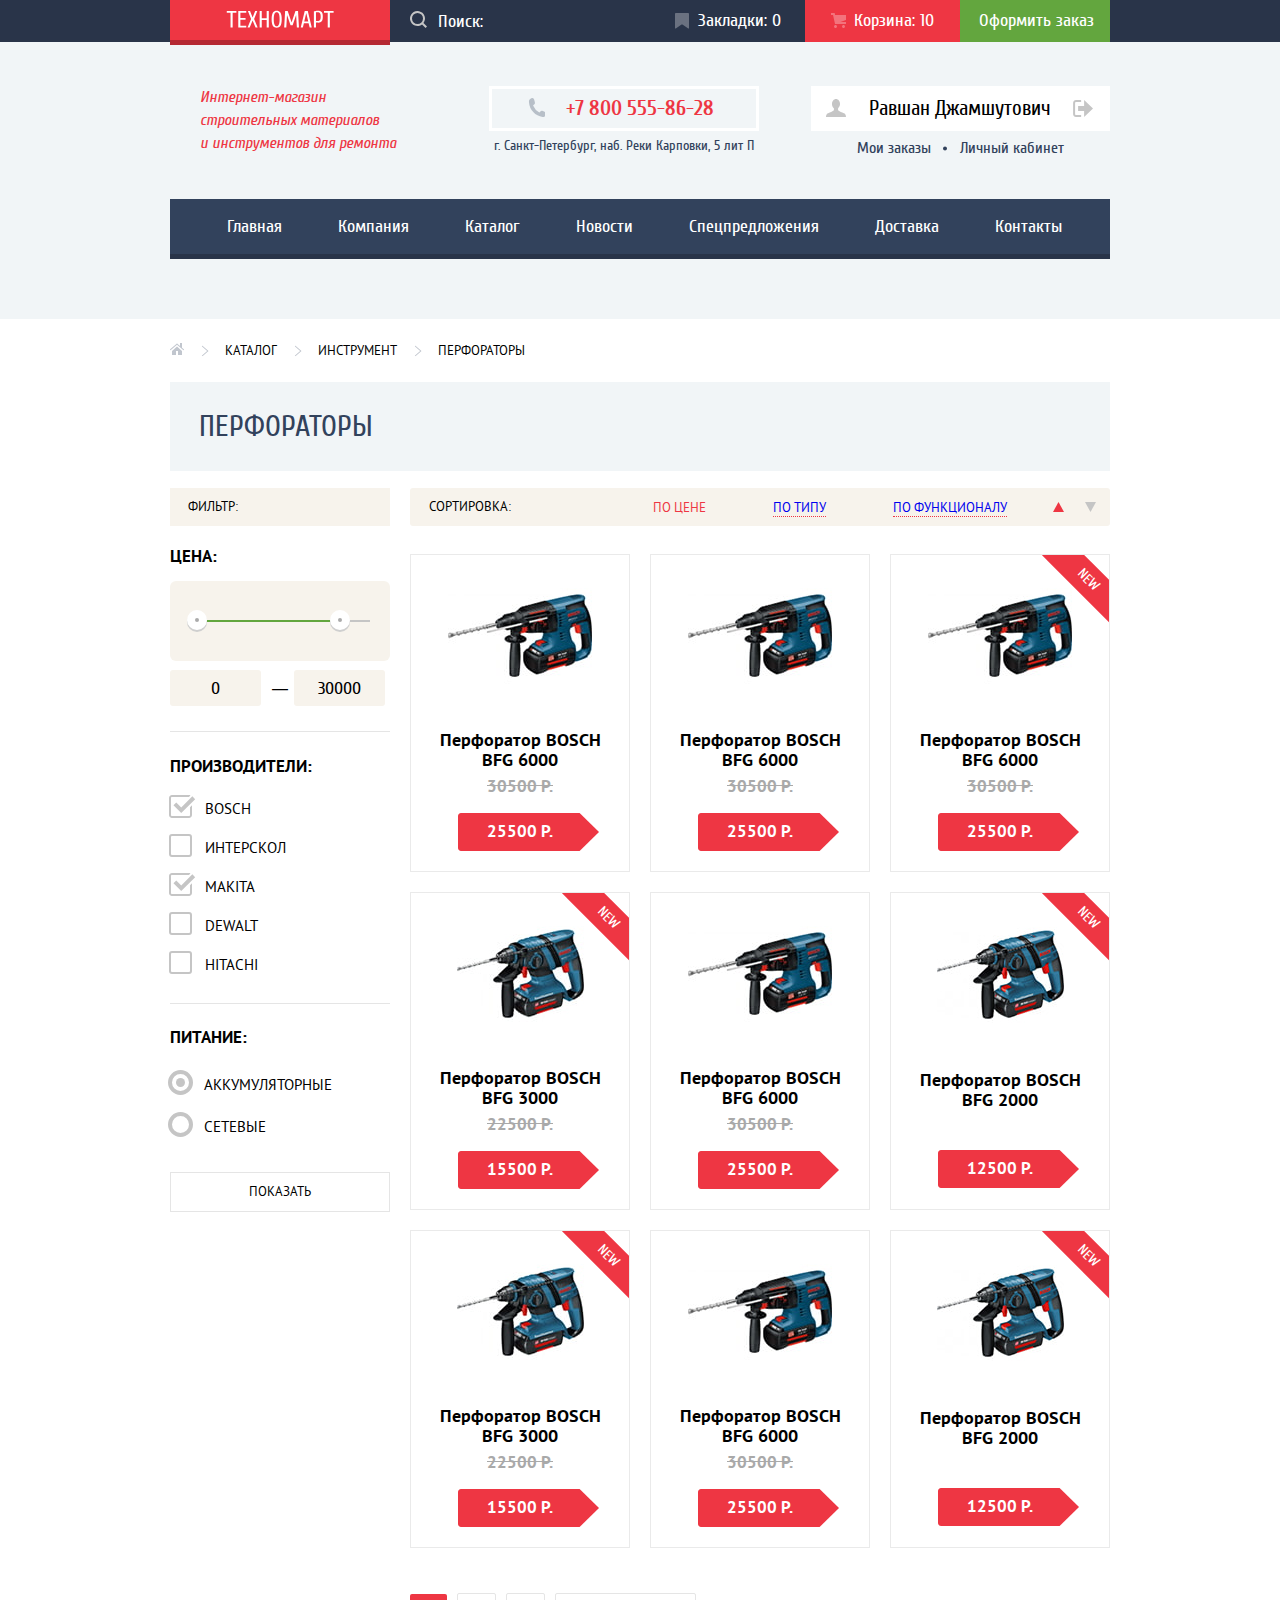
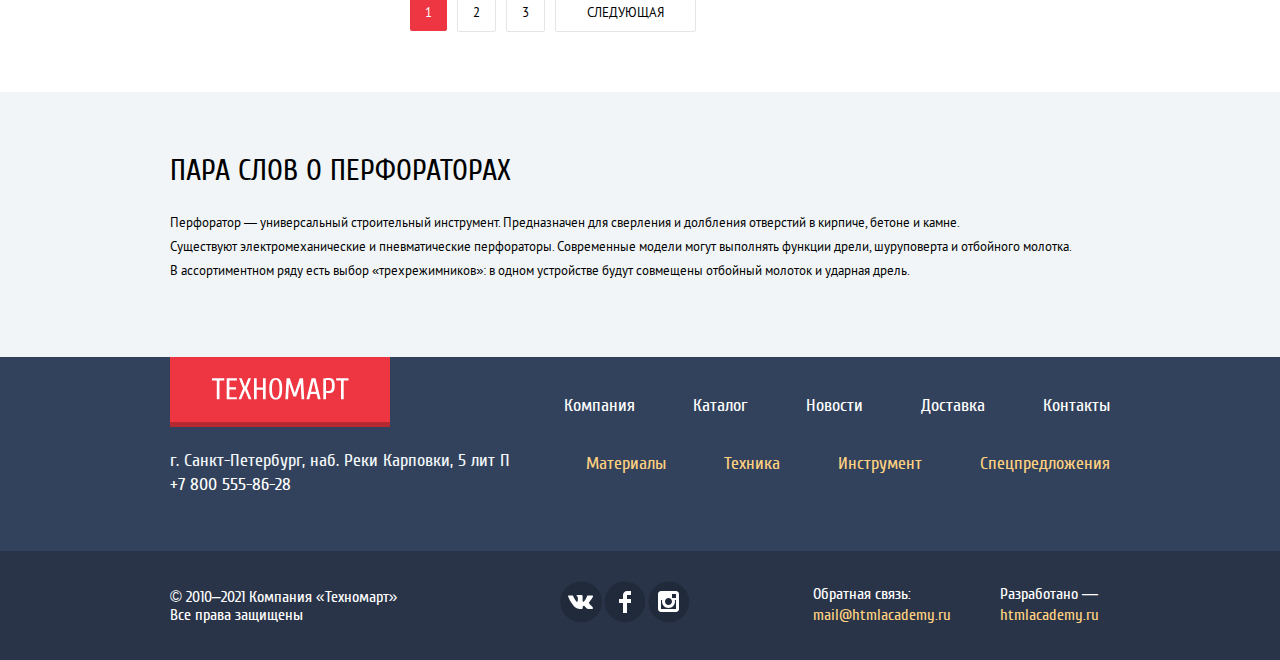
<file: catalog.html>
<!DOCTYPE html>
<html lang="ru">

<head>
  <meta charset="UTF-8">
  <meta http-equiv="X-UA-Compatible" content="IE=edge">
  <meta name="viewport" content="width=device-width, initial-scale=1.0">
  <link rel="stylesheet" href="css/min-normalize.css">
  <link rel="stylesheet" href="css/min-style.css">
  <link rel="icon" href="favicon.ico">
  <link rel="icon" href="favicon/icon.svg" type="image/svg+xml">
  <link rel="apple-touch-icon" href="favicon/180.png" type="image/svg+xml">
  <link rel="manifest" href="manifest.webmanifest">
  <title>Техномарт. Каталог</title>
</head>

<body class="page-body">
  <header class="page-header page-header-catalog">
    <div class="header-top-bar">
      <div class="header-top-wrapper container">
        <a href="index.html" class="logo">
          <svg xmlns="http://www.w3.org/2000/svg" width="108" height="18" viewBox="0 0 108 18" fill="none"
            aria-hidden="true" focusable="false">
            <path fill-rule="evenodd" clip-rule="evenodd"
              d="M103.847 2.65852V17.4498H101.734V2.65852H97.9779V1.01504H107.604V2.65852H103.847ZM95.7123 11.3572C95.3444 11.819 94.8827 12.1477 94.3271 12.3433C93.7714 12.539 93.1101 12.6368 92.3431 12.6368C91.9831 12.6368 91.5762 12.6133 91.1223 12.5663C90.6684 12.5194 90.2927 12.4646 89.9953 12.402V17.4498H87.8823V1.24983C88.4771 1.07765 89.0758 0.956348 89.6784 0.885913C90.281 0.815478 90.9344 0.780261 91.6388 0.780261C92.5779 0.780261 93.3762 0.878087 94.0336 1.07374C94.691 1.26939 95.2231 1.59417 95.6301 2.04809C96.0371 2.502 96.3344 3.10461 96.5223 3.85591C96.7101 4.60722 96.804 5.53852 96.804 6.64983C96.804 7.79243 96.714 8.74722 96.534 9.51417C96.354 10.2811 96.0801 10.8955 95.7123 11.3572ZM94.5149 4.53678C94.3975 3.9733 94.2136 3.52722 93.9631 3.19852C93.7127 2.86983 93.3957 2.63896 93.0123 2.50591C92.6288 2.37287 92.171 2.30635 91.6388 2.30635H89.9953V10.9933H91.6388C92.171 10.9933 92.6288 10.9268 93.0123 10.7937C93.3957 10.6607 93.7127 10.4298 93.9631 10.1011C94.2136 9.77244 94.3975 9.32635 94.5149 8.76287C94.6323 8.19939 94.691 7.49504 94.691 6.64983C94.691 5.80461 94.6323 5.10026 94.5149 4.53678ZM82.5997 13.2237H77.904L76.8475 17.4498H74.7344L78.7257 1.01504H81.7779L85.7692 17.4498H83.6562L82.5997 13.2237ZM80.2988 3.36287H80.2049L78.2562 11.5803H82.2475L80.2988 3.36287ZM70.1562 5.24113H70.0388L66.6344 15.3368H64.5214L61.1171 5.24113H60.9997L60.2953 17.4498H58.1823L59.1214 1.01504H61.704L65.531 12.2846H65.6249L69.4518 1.01504H72.0344L72.9736 17.4498H70.8605L70.1562 5.24113ZM54.3788 15.9237C53.9405 16.5655 53.4123 17.0194 52.794 17.2855C52.1757 17.5516 51.4675 17.6846 50.6692 17.6846C49.871 17.6846 49.1627 17.5516 48.5444 17.2855C47.9262 17.0194 47.3979 16.5655 46.9597 15.9237C46.5214 15.282 46.1888 14.4172 45.9618 13.3294C45.7349 12.2416 45.6214 10.8759 45.6214 9.23244C45.6214 7.58896 45.7349 6.2233 45.9618 5.13548C46.1888 4.04765 46.5214 3.18287 46.9597 2.54113C47.3979 1.89939 47.9262 1.44548 48.5444 1.17939C49.1627 0.913305 49.871 0.780261 50.6692 0.780261C51.4675 0.780261 52.1757 0.913305 52.794 1.17939C53.4123 1.44548 53.9405 1.89939 54.3788 2.54113C54.8171 3.18287 55.1497 4.04765 55.3766 5.13548C55.6036 6.2233 55.7171 7.58896 55.7171 9.23244C55.7171 10.8759 55.6036 12.2416 55.3766 13.3294C55.1497 14.4172 54.8171 15.282 54.3788 15.9237ZM53.3575 5.75765C53.1931 4.84983 52.9779 4.12983 52.7118 3.59765C52.4457 3.06548 52.1327 2.69765 51.7727 2.49417C51.4127 2.2907 51.0449 2.18896 50.6692 2.18896C50.2936 2.18896 49.9257 2.2907 49.5657 2.49417C49.2057 2.69765 48.8927 3.06548 48.6266 3.59765C48.3605 4.12983 48.1453 4.84983 47.981 5.75765C47.8166 6.66548 47.7344 7.82374 47.7344 9.23244C47.7344 10.6411 47.8166 11.7994 47.981 12.7072C48.1453 13.615 48.3605 14.335 48.6266 14.8672C48.8927 15.3994 49.2057 15.7672 49.5657 15.9707C49.9257 16.1742 50.2936 16.2759 50.6692 16.2759C51.0449 16.2759 51.4127 16.1742 51.7727 15.9707C52.1327 15.7672 52.4457 15.3994 52.7118 14.8672C52.9779 14.335 53.1931 13.615 53.3575 12.7072C53.5218 11.7994 53.604 10.6411 53.604 9.23244C53.604 7.82374 53.5218 6.66548 53.3575 5.75765ZM40.691 9.93678H35.7605V17.4498H33.6475V1.01504H35.7605V8.2933H40.691V1.01504H42.804V17.4498H40.691V9.93678ZM29.5396 17.4498L26.6048 10.4063L23.67 17.4498H21.557L25.0787 8.99765L21.9091 1.01504H24.0222L26.6048 7.58896L29.1874 1.01504H31.3004L28.1309 8.99765L31.6526 17.4498H29.5396ZM12.283 1.01504H20.2657V2.65852H14.3961V8.05852H19.5613V9.702H14.3961V15.8063H20.2657V17.4498H12.283V1.01504ZM6.64827 17.4498H4.53522V2.65852H0.778702V1.01504H10.4048V2.65852H6.64827V17.4498Z"
              fill="white" />
          </svg>
        </a>
        <form class="search">
          <input type="search" id="search" placeholder="Поиск:" class="input-search">
          <svg width="17" height="17" xmlns="http://www.w3.org/2000/svg" class="icon-search" aria-hidden="true"
            focusable="false">
            <path fill-rule="evenodd" clip-rule="evenodd"
              d="M13.46 12.04L17 15.6 15.59 17l-3.55-3.54a7.5 7.5 0 111.41-1.41zM7.5 2a5.5 5.5 0 10.01 11.01A5.5 5.5 0 007.5 2z" />
          </svg>
          <label for="search" class="visually-hidden">Форма поиска</label>
        </form>
        <ul class="nav-profile">
          <li class="nav-profile-item">
            <a href="#" class="bookmarks">
              Закладки: 0
            </a>
          </li>
          <li class="nav-profile-item">
            <a href="#" class="cart cart-catalog">
              Корзина: 10
            </a>
          </li>
          <li class="nav-profile-item">
            <a href="#" class="arrange">Оформить заказ</a>
          </li>
        </ul>
      </div>
    </div>
    <div class="container">
      <div class="header-bottom-catalog">
        <h1 class="desc desc-catalog">Интернет-магазин<br>строительных материалов<br>и инструментов для ремонта</h1>
        <div class="contacts-header">
          <div class="phone-header">
            <a href="tel:+78005558628" class="phone">
              +7 800 555-86-28
            </a>
          </div>
          <p class="address">г. Санкт-Петербург, наб. Реки Карповки, 5 лит П</p>
        </div>
        <div class="nav-profile-catalog">
          <div class="block-user">
            <a href="#" class="user-name">
              <svg width="20" height="18" xmlns="http://www.w3.org/2000/svg" class="icon-user" aria-hidden="true"
                focusable="false">
                <path
                  d="M17.88 14.17c-2.14-.74-4.25-1.67-5.2-2.4-.66-.5-.78-1.61-.52-2.4a5.49 5.49 0 001.86-4.29C14.02 2.28 12.22 0 10 0 7.78 0 5.98 2.28 5.98 5.08c0 1.8.75 3.38 1.86 4.28.26.8.14 1.92-.51 2.42-.95.72-3.07 1.65-5.21 2.39C-.03 14.9 0 18 0 18h20s.02-3.1-2.12-3.83z" />
              </svg>
              Равшан Джамшутович
            </a>
            <button class="logout" aria-label="Выйти из личного кабинета">
              <svg width="20" height="17" xmlns="http://www.w3.org/2000/svg" class="icon-logout" aria-hidden="true"
                focusable="false">
                <path d="M20 8.5L11.12 0v6h-6v5h6v6L20 8.5z" />
                <path
                  d="M2.1 13.95V3.05c.02-.38.18-1.06 1.02-1.06h5.02V0H3.12C.94 0 .12 1.81.09 3.03v10.94C.1 15.2.94 17 3.12 17h5.02v-1.99H3.12c-.84 0-1-.68-1.01-1.06z" />
              </svg>
            </button>
          </div>
          <ul class="menu-profile">
            <li><a href="#" class="btn-profile" aria-label="Перейти к моим заказам">Мои заказы</a></li>
            <li><a href="#" class="btn-profile btn-profile-last" aria-label="Перейти в личный кабинет">Личный
                кабинет</a></li>
          </ul>
        </div>
      </div>
      <nav class="nav">
        <ul class="nav-list">
          <li><a href="index.html" class="nav-link">Главная</a></li>
          <li><a href="#" class="nav-link">Компания</a></li>
          <li><a class="nav-link">Каталог</a></li>
          <li><a class="nav-link" href="#">Новости</a></li>
          <li><a class="nav-link" href="#">Спецпредложения</a></li>
          <li><a class="nav-link" href="#">Доставка</a></li>
          <li><a class="nav-link" href="#">Контакты</a></li>
        </ul>
      </nav>
    </div>
  </header>
  <main>
    <section class="nav-catalog container">
      <h2 class="visually-hidden">Навигация по каталогу</h2>
      <ul class="breadcrumbs">
        <li>
          <a href="index.html" aria-label="Вернуться на главную">
            <svg width="14" height="12" fill="none" xmlns="http://www.w3.org/2000/svg" aria-hidden="true"
              focusable="false">
              <path d="M2 8v4h4V8h2v4h4V8L7 3.52 2 8z" fill="#C1C6CE" />
              <path
                d="M13.83 6.37L12 4.75V0h-2v2.99L7.33.63 7.27.6a.47.47 0 00-.08-.05.55.55 0 00-.1-.02L7 .5l-.1.02a.46.46 0 00-.09.02L6.73.6l-.06.04-6.5 5.73a.5.5 0 00.66.75L7 1.67l6.17 5.44a.5.5 0 00.66-.75z"
                fill="#C1C6CE" />
            </svg>
          </a>
        </li>
        <li>
          <a href="#" class="breadcrumbs-link" aria-label="Вернуться в каталог">Каталог</a>
        </li>
        <li><a href="#" class="breadcrumbs-link" aria-label="Вернуться к инструментам">Инструмент</a></li>
        <li class="breadcrumbs-current"><a class="breadcrumbs-link">Перфораторы</a></li>
      </ul>
      <div class="top-section-catalog">
        <h2 class="title">Перфораторы</h2>
      </div>
    </section>
    <div class="unification-catalog container">
      <section class="filter">
        <h2 class="filter-title">Фильтр:</h2>
        <form method="get" action="https://echo.htmlacademy.ru" class="filter-settings">
          <fieldset class="price-filter">
            <legend class="legend-price">Цена:</legend>
            <div class="range-controls">
              <div class="scale">
                <div class="bar"></div>
                <div class="toggle toggle-min" aria-label="Установить минимальную цену"></div>
                <div class="toggle toggle-max" aria-label="Установить максимальную цену"></div>
              </div>
            </div>
            <div class="filter-price">
              <input type="text" id="min-price" value="0" class="min-price" aria-label="Установить минимальную цену">
              <label for="min-price"></label>
              <span class="dash">—</span>
              <input type="text" id="max-price" value="30000" class="max-price" aria-label="Установить максимальную цену">
              <label for="max-price"></label>
            </div>
          </fieldset>
          <fieldset class="manufacturers-filter">
            <legend class="legend-manufacturers">Производители:</legend>
            <ul class="manufacturers-filter-list">
              <li class="filter-option filter-checkbox">
                <input type="checkbox" name="BOSCH" id="filter-bosch"
                  class="visually-hidden filter-input-checkbox filter-input" checked>
                <label for="filter-bosch">BOSCH</label>
              </li>
              <li class="filter-option filter-checkbox">
                <input type="checkbox" name="interskol" id="filter-interskol"
                  class="visually-hidden filter-input-checkbox filter-input">
                <label for="filter-interskol">Интерскол</label>
              </li>
              <li class="filter-option filter-checkbox">
                <input type="checkbox" name="makita" id="filter-makita"
                  class="visually-hidden filter-input-checkbox filter-input" checked>
                <label for="filter-makita">Makita</label>
              </li>
              <li class="filter-option filter-checkbox">
                <input type="checkbox" name="dewalt" id="filter-dewalt"
                  class="visually-hidden filter-input-checkbox filter-input">
                <label for="filter-dewalt">Dewalt</label>
              </li>
              <li class="filter-option filter-checkbox">
                <input type="checkbox" name="hittachi" id="filter-hittachi"
                  class="visually-hidden filter-input-checkbox filter-input">
                <label for="filter-hittachi">Hitachi</label>
              </li>
            </ul>
          </fieldset>
          <fieldset class="charging-filter">
            <legend class="legend-charging">Питание:</legend>
            <ul class="charging-filter-list">
              <li class="filter-option filter-option-radio">
                <input type="radio" name="power-group" value="battery" id="filter-battery"
                  class="visually-hidden filter-input-radio" checked>
                <label for="filter-battery">Аккумуляторные</label>
              </li>
              <li class="filter-option filter-option-radio">
                <input type="radio" name="power-group" value="network" id="filter-network"
                  class="visually-hidden filter-input-radio">
                <label for="filter-network">Сетевые</label>
              </li>
            </ul>
          </fieldset>
          <button type="submit" class="btn-show">Показать</button>
        </form>
      </section>
      <div>
        <section class="sorting">
          <h2>Сортировка:</h2>
          <div class="unification-sorting">
            <ul class="but-sort-list">
              <li class="by-price"><a href="#" class="but-sort but-sort-active"
                  aria-label="Сортировать по цене">По цене</a></li>
              <li class="by-type"><a href="#" class="but-sort" aria-label="Сортировать по типу">По
                  типу</a></li>
              <li class="by-function"><a href="#" class="but-sort" aria-label="Сортировать по функционалу">По
                  функционалу</a></li>
            </ul>
            <ul class="but-up-down">
              <li>
                <a href="#" class="but-up but-up-down-active" aria-label="Сортировать по убыванию">
                  <svg xmlns="http://www.w3.org/2000/svg" width="11" height="10" viewBox="0 0 11 10" aria-hidden="true"
                    focusable="false">
                    <path d="M5.5 10L0 0H11" />
                  </svg>
                </a>
              </li>
              <li>
                <a href="#" class="but-down" aria-label="Соритровать по возрастанию">
                  <svg xmlns="http://www.w3.org/2000/svg" width="11" height="10" viewBox="0 0 11 10" aria-hidden="true"
                    focusable="false">
                    <path d="M5.5 10L0 0H11" />
                  </svg>
                </a>
              </li>
            </ul>
          </div>
        </section>
        <section>
          <h2 class="visually-hidden">Каталог</h2>
          <ul class="list-products-catalog">
            <li class="product">
           <ul class="buttons-catalog-item">
            <li>
              <a href="cart.html" class="button-buy" aria-label="Добавить товар в коризну">
                Купить
              </a>
            </li>
            <li><a href="#" class="button-bookmarks" aria-label="Добавить товар в закладки">В
                Закладки</a></li>
          </ul>
              <p class="product-image-wrapper">
                <img src="img/bfg6000.jpg" alt="Синий перфоратор Bosch BFG 6000 с коротким сверлом" width="144"
                  height="128">
              </p>
              <h3 class="name-product">Перфоратор BOSCH BFG 6000</h3>
              <span class="price">30500 Р.</span>
              <div class="disc-div">
                <p class="disc">25500 Р.</p>
                <svg width="141" height="38" viewBox="0 0 141 38" fill="none" xmlns="http://www.w3.org/2000/svg"
                  aria-hidden="true" focusable="false">
                  <path d="M121.632 0H3C1.35 0 0 1.35 0 3V35C0 36.65 1.35 38 3 38H121.632L141 19L121.632 0Z"
                    fill="#EE3643" />
                </svg>
              </div>
            </li>
            <li class="product">
           <ul class="buttons-catalog-item">
            <li>
              <a href="cart.html" class="button-buy" aria-label="Добавить товар в коризну">
                Купить
              </a>
            </li>
            <li><a href="#" class="button-bookmarks" aria-label="Добавить товар в закладки">В
                Закладки</a></li>
          </ul>
              <p class="product-image-wrapper">
                <img src="img/bfg6000.jpg" alt="Синий перфоратор Bosch BFG 6000 с коротким сверлом" width="144"
                  height="128">
              </p>
              <h3 class="name-product">Перфоратор BOSCH BFG 6000</h3>
              <span class="price">30500 Р.</span>
              <div class="disc-div">
                <p class="disc">25500 Р.</p>
                <svg width="141" height="38" viewBox="0 0 141 38" fill="none" xmlns="http://www.w3.org/2000/svg"
                  aria-hidden="true" focusable="false">
                  <path d="M121.632 0H3C1.35 0 0 1.35 0 3V35C0 36.65 1.35 38 3 38H121.632L141 19L121.632 0Z"
                    fill="#EE3643" />
                </svg>
              </div>
            </li>
            <li class="product">
           <ul class="buttons-catalog-item">
            <li>
              <a href="cart.html" class="button-buy" aria-label="Добавить товар в коризну">
                Купить
              </a>
            </li>
            <li><a href="#" class="button-bookmarks" aria-label="Добавить товар в закладки">В
                Закладки</a></li>
          </ul>
              <span class="new">NEW</span>
              <p class="product-image-wrapper">
                <img src="img/bfg6000.jpg" alt="Синий перфоратор Bosch BFG 6000 с коротким сверлом" width="144"
                  height="128">
              </p>
              <h3 class="name-product">Перфоратор BOSCH BFG 6000</h3>
              <span class="price">30500 Р.</span>
              <div class="disc-div">
                <p class="disc">25500 Р.</p>
                <svg width="141" height="38" viewBox="0 0 141 38" fill="none" xmlns="http://www.w3.org/2000/svg"
                  aria-hidden="true" focusable="false">
                  <path d="M121.632 0H3C1.35 0 0 1.35 0 3V35C0 36.65 1.35 38 3 38H121.632L141 19L121.632 0Z"
                    fill="#EE3643" />
                </svg>
              </div>
            </li>
            <li class="product">
              <span class="new">NEW</span>
           <ul class="buttons-catalog-item">
            <li>
              <a href="cart.html" class="button-buy" aria-label="Добавить товар в коризну">
                Купить
              </a>
            </li>
            <li><a href="#" class="button-bookmarks" aria-label="Добавить товар в закладки">В
                Закладки</a></li>
          </ul>
              <p class="product-image-wrapper">
                <img src="img/bfg3000.jpg" alt="Синий перфоратор Bosch BFG 3000 с коротким сверлом" width="144"
                  height="112">
              </p>
              <h3 class="name-product">Перфоратор BOSCH BFG 3000</h3>
              <span class="price">22500 Р.</span>
              <div class="disc-div">
                <p class="disc">15500 Р.</p>
                <svg width="141" height="38" viewBox="0 0 141 38" fill="none" xmlns="http://www.w3.org/2000/svg"
                  aria-hidden="true" focusable="false">
                  <path d="M121.632 0H3C1.35 0 0 1.35 0 3V35C0 36.65 1.35 38 3 38H121.632L141 19L121.632 0Z"
                    fill="#EE3643" />
                </svg>
              </div>
            </li>
            <li class="product">
           <ul class="buttons-catalog-item">
            <li>
              <a href="cart.html" class="button-buy" aria-label="Добавить товар в коризну">
                Купить
              </a>
            </li>
            <li><a href="#" class="button-bookmarks" aria-label="Добавить товар в закладки">В
                Закладки</a></li>
          </ul>
              <p class="product-image-wrapper">
                <img src="img/bfg6000.jpg" alt="Синий перфоратор Bosch BFG 6000 с коротким сверлом" width="144"
                  height="128">
              </p>
              <h3 class="name-product">Перфоратор BOSCH BFG 6000</h3>
              <span class="price">30500 Р.</span>
              <div class="disc-div">
                <p class="disc">25500 Р.</p>
                <svg width="141" height="38" viewBox="0 0 141 38" fill="none" xmlns="http://www.w3.org/2000/svg"
                  aria-hidden="true" focusable="false">
                  <path d="M121.632 0H3C1.35 0 0 1.35 0 3V35C0 36.65 1.35 38 3 38H121.632L141 19L121.632 0Z"
                    fill="#EE3643" />
                </svg>
              </div>
            </li>
            <li class="product">
              <span class="new">NEW</span>
           <ul class="buttons-catalog-item">
            <li>
              <a href="cart.html" class="button-buy" aria-label="Добавить товар в коризну">
                Купить
              </a>
            </li>
            <li><a href="#" class="button-bookmarks" aria-label="Добавить товар в закладки">В
                Закладки</a></li>
          </ul>
              <p class="product-image-wrapper">
                <img src="img/bfg2000.jpg" alt="Синий перфоратор Bosch BFG 3000 с коротким сверлом" width="127"
                  height="112">
              </p>
              <h3 class="name-product name-product-no-disc">Перфоратор BOSCH BFG 2000</h3>
              <div class="disc-div">
                <p class="disc">12500 Р.</p>
                <svg width="141" height="38" viewBox="0 0 141 38" fill="none" xmlns="http://www.w3.org/2000/svg"
                  aria-hidden="true" focusable="false">
                  <path d="M121.632 0H3C1.35 0 0 1.35 0 3V35C0 36.65 1.35 38 3 38H121.632L141 19L121.632 0Z"
                    fill="#EE3643" />
                </svg>
              </div>
            </li>
            <li class="product">
              <span class="new">NEW</span>
           <ul class="buttons-catalog-item">
            <li>
              <a href="cart.html" class="button-buy" aria-label="Добавить товар в коризну">
                Купить
              </a>
            </li>
            <li><button type="button" class="button-bookmarks" aria-label="Добавить товар в закладки">В
                Закладки</button>></li>
          </ul>
              <p class="product-image-wrapper">
                <img src="img/bfg3000.jpg" alt="Синий перфоратор Bosch BFG 3000 с коротким сверлом" width="127"
                  height="112">
              </p>
              <h3 class="name-product">Перфоратор BOSCH BFG 3000</h3>
              <span class="price">22500 Р.</span>
              <div class="disc-div">
                <p class="disc">15500 Р.</p>
                <svg width="141" height="38" viewBox="0 0 141 38" fill="none" xmlns="http://www.w3.org/2000/svg"
                  aria-hidden="true" focusable="false">
                  <path d="M121.632 0H3C1.35 0 0 1.35 0 3V35C0 36.65 1.35 38 3 38H121.632L141 19L121.632 0Z"
                    fill="#EE3643" />
                </svg>
              </div>
            </li>
            <li class="product">
              <ul class="buttons-catalog-item">
                <li>
                  <button type="button" class="button-buy" aria-label="Добавить товар в коризну">

                    Купить
                  </button>
                </li>
                <li><button type="button" class="button-bookmarks" aria-label="Добавить товар в закладки">В
                    Закладки</button></li>
              </ul>
              <p class="product-image-wrapper">
                <img src="img/bfg6000.jpg" alt="Синий перфоратор Bosch BFG 6000 с коротким сверлом" width="144"
                  height="128">
              </p>
              <h3 class="name-product">Перфоратор BOSCH BFG 6000</h3>
              <span class="price">30500 Р.</span>
              <div class="disc-div">
                <p class="disc">25500 Р.</p>
                <svg width="141" height="38" viewBox="0 0 141 38" fill="none" xmlns="http://www.w3.org/2000/svg"
                  aria-hidden="true" focusable="false">
                  <path d="M121.632 0H3C1.35 0 0 1.35 0 3V35C0 36.65 1.35 38 3 38H121.632L141 19L121.632 0Z"
                    fill="#EE3643" />
                </svg>
              </div>
            </li>
            <li class="product">
              <span class="new">NEW</span>
           <ul class="buttons-catalog-item">
            <li>
              <a href="cart.html" class="button-buy" aria-label="Добавить товар в коризну">
                Купить
              </a>
            </li>
            <li><a href="#" class="button-bookmarks" aria-label="Добавить товар в закладки">В
                Закладки</a></li>
          </ul>
              <p class="product-image-wrapper">
                <img src="img/bfg2000.jpg" alt="Синий перфоратор Bosch BFG 2000 с коротким сверлом" width="127"
                  height="112">
              </p>
              <h3 class="name-product name-product-no-disc">Перфоратор BOSCH BFG 2000</h3>
              <div class="disc-div">
                <p class="disc">12500 Р.</p>
                <svg width="141" height="38" viewBox="0 0 141 38" fill="none" xmlns="http://www.w3.org/2000/svg"
                  aria-hidden="true" focusable="false">
                  <path d="M121.632 0H3C1.35 0 0 1.35 0 3V35C0 36.65 1.35 38 3 38H121.632L141 19L121.632 0Z"
                    fill="#EE3643" />
                </svg>
              </div>
            </li>
          </ul>
          <ul class="page-nav">
            <li><a class="page-nav-link page-nav-active">1</a></li>
            <li><a class="page-nav-link" href="#" aria-label="Перейти на вторую страницу каталога">2</a></li>
            <li><a class="page-nav-link" href="#" aria-label="Перейти на третью страницу каталога">3</a></li>
            <li><a class="page-nav-link page-nav-link-next" href="#" aria-label="Перейти на следующую страницу каталога">Следующая</a></li>
          </ul>
        </section>
      </div>
    </div>
    <section class="about-punchers">
      <div class="container">
        <h2 class="title-section-catalog">Пара слов о перфораторах</h2>
        <p class="promo-info">
          Перфоратор — универсальный строительный инструмент. Предназначен для
          сверления и долбления отверстий в кирпиче, бетоне и камне.
        </p>
        <p class="promo-info">Существуют электромеханические и пневматические перфораторы.
          Современные модели могут выполнять функции дрели, шуруповерта и
          отбойного молотка.
        </p>
        <p class="promo-info">В ассортиментном ряду есть выбор «трехрежимников»: в одном устройстве
          будут совмещены отбойный молоток и ударная дрель.
        </p>
      </div>
    </section>
    <footer class="page-footer">
      <div class="footer-top-bar">
        <section class="footer-top container">
          <h2 class="visually-hidden">Адрес и навигация</h2>
          <div class="footer-section-top">
            <a class="logo-footer" href="index.html">
              <svg xmlns="http://www.w3.org/2000/svg" width="138" height="23" viewBox="0 0 138 23" fill="none"
                aria-hidden="true" focusable="false">
                <path fill-rule="evenodd" clip-rule="evenodd"
                  d="M132.694 3.39708V22.2971H129.994V3.39708H125.194V1.29708H137.494V3.39708H132.694ZM122.299 14.5121C121.829 15.1021 121.239 15.5221 120.529 15.7721C119.819 16.0221 118.974 16.1471 117.994 16.1471C117.534 16.1471 117.014 16.1171 116.434 16.0571C115.854 15.9971 115.374 15.9271 114.994 15.8471V22.2971H112.294V1.59707C113.054 1.37707 113.819 1.22207 114.589 1.13207C115.359 1.04207 116.194 0.99707 117.094 0.99707C118.294 0.99707 119.314 1.12207 120.154 1.37207C120.994 1.62207 121.674 2.03707 122.194 2.61707C122.714 3.19707 123.094 3.96707 123.334 4.92707C123.574 5.88707 123.694 7.07707 123.694 8.49707C123.694 9.95707 123.579 11.1771 123.349 12.1571C123.119 13.1371 122.769 13.9221 122.299 14.5121ZM120.769 5.79706C120.619 5.07706 120.384 4.50706 120.064 4.08706C119.744 3.66706 119.339 3.37206 118.849 3.20206C118.359 3.03206 117.774 2.94706 117.094 2.94706H114.994V14.0471H117.094C117.774 14.0471 118.359 13.9621 118.849 13.7921C119.339 13.6221 119.744 13.3271 120.064 12.9071C120.384 12.4871 120.619 11.9171 120.769 11.1971C120.919 10.4771 120.994 9.57706 120.994 8.49706C120.994 7.41706 120.919 6.51706 120.769 5.79706ZM105.544 16.8971H99.544L98.194 22.2971H95.494L100.594 1.29708H104.494L109.594 22.2971H106.894L105.544 16.8971ZM102.604 4.29706H102.484L99.994 14.7971H105.094L102.604 4.29706ZM89.644 6.69708H89.494L85.144 19.5971H82.444L78.094 6.69708H77.944L77.044 22.2971H74.344L75.544 1.29708H78.844L83.734 15.6971H83.854L88.744 1.29708H92.044L93.244 22.2971H90.544L89.644 6.69708ZM69.484 20.3471C68.924 21.1671 68.249 21.7471 67.459 22.0871C66.669 22.4271 65.764 22.5971 64.744 22.5971C63.724 22.5971 62.819 22.4271 62.029 22.0871C61.239 21.7471 60.564 21.1671 60.004 20.3471C59.444 19.5271 59.019 18.4221 58.729 17.0321C58.439 15.6421 58.294 13.8971 58.294 11.7971C58.294 9.69707 58.439 7.95207 58.729 6.56207C59.019 5.17207 59.444 4.06707 60.004 3.24707C60.564 2.42707 61.239 1.84707 62.029 1.50707C62.819 1.16707 63.724 0.99707 64.744 0.99707C65.764 0.99707 66.669 1.16707 67.459 1.50707C68.249 1.84707 68.924 2.42707 69.484 3.24707C70.044 4.06707 70.469 5.17207 70.759 6.56207C71.049 7.95207 71.194 9.69707 71.194 11.7971C71.194 13.8971 71.049 15.6421 70.759 17.0321C70.469 18.4221 70.044 19.5271 69.484 20.3471ZM68.179 7.35707C67.969 6.19707 67.694 5.27707 67.354 4.59707C67.014 3.91707 66.614 3.44707 66.154 3.18707C65.694 2.92707 65.224 2.79707 64.744 2.79707C64.264 2.79707 63.794 2.92707 63.334 3.18707C62.874 3.44707 62.474 3.91707 62.134 4.59707C61.794 5.27707 61.519 6.19707 61.309 7.35707C61.099 8.51707 60.994 9.99707 60.994 11.7971C60.994 13.5971 61.099 15.0771 61.309 16.2371C61.519 17.3971 61.794 18.3171 62.134 18.9971C62.474 19.6771 62.874 20.1471 63.334 20.4071C63.794 20.6671 64.264 20.7971 64.744 20.7971C65.224 20.7971 65.694 20.6671 66.154 20.4071C66.614 20.1471 67.014 19.6771 67.354 18.9971C67.694 18.3171 67.969 17.3971 68.179 16.2371C68.389 15.0771 68.494 13.5971 68.494 11.7971C68.494 9.99707 68.389 8.51707 68.179 7.35707ZM51.994 12.6971H45.694V22.2971H42.994V1.29708H45.694V10.5971H51.994V1.29708H54.694V22.2971H51.994V12.6971ZM37.745 22.2971L33.995 13.2971L30.245 22.2971H27.545L32.045 11.4971L27.995 1.29708H30.695L33.995 9.69708L37.295 1.29708H39.995L35.945 11.4971L40.445 22.2971H37.745ZM15.695 1.29708H25.895V3.39708H18.395V10.2971H24.995V12.3971H18.395V20.1971H25.895V22.2971H15.695V1.29708ZM8.495 22.2971H5.795V3.39708H0.994995V1.29708H13.295V3.39708H8.495V22.2971Z"
                  fill="white" />
              </svg>
            </a>
            <nav class="nav-footer">
              <ul class="nav-footer-list">
                <li><a href="index.html" class="nav-footer-link">Компания</a></li>
                <li><a class="nav-footer-link">Каталог</a></li>
                <li><a href="#" class="nav-footer-link">Новости</a></li>
                <li><a href="#" class="nav-footer-link">Доставка</a></li>
                <li><a href="#" class="nav-footer-link">Контакты</a></li>
              </ul>
            </nav>
          </div>
          <div class="footer-section-bottom">
            <div class="footer-address">
              <p>г. Санкт-Петербург, наб. Реки Карповки, 5 лит П</p>
              <a href="tel:+78005558628" class="phone-footer">+7 800 555-86-28</a>
            </div>
            <ul class="index-nav">
              <li><a href="#" class="index-nav-link" aria-label="Перейти на страницу каталога материалов">Материалы</a>
              </li>
              <li><a href="#" class="index-nav-link" aria-label="Перейти на страницу каталога техники">Техника</a></li>
              <li><a href="#" class="index-nav-link"
                  aria-label="Перейти на страницу каталога инструментов">Инструмент</a></li>
              <li><a href="#" class="index-nav-link"
                  aria-label="Перейти на страницу спецпредложений">Спецпредложения</a></li>
            </ul>
          </div>
        </section>
      </div>
      <div class="footer-bottom-bar">
        <section class="footer-bottom container">
          <h2 class="visually-hidden">Контактная информация</h2>
          <div class="about-rights">
            <p>© 2010–2021 Компания «Техномарт»</p>
            <p>Все права защищены</p>
          </div>
          <ul class="footer-social">
            <li>
              <a href="#" class="btn-social">
                <span class="visually-hidden">ВКонтакте</span>
                <svg width="44" height="44" viewBox="0 0 44 44" xmlns="http://www.w3.org/2000/svg" aria-hidden="true"
                  focusable="false">
                  <path fill-rule="evenodd" clip-rule="evenodd"
                    d="M22.1627 1.4839C33.6533 1.4839 42.9683 10.5873 42.9683 21.8169C42.9683 33.0461 33.6533 42.1494 22.1627 42.1494C10.6721 42.1494 1.35714 33.0461 1.35714 21.8169C1.35714 10.5873 10.6721 1.4839 22.1627 1.4839Z"
                    class="btn-social-circle" />
                  <path
                    d="M24.5403 25.7281C25.4609 25.4384 26.6395 27.6406 27.8943 28.4834C28.836 29.1219 29.5573 28.9841 29.5573 28.9841L32.9017 28.9372C32.9017 28.9372 34.6495 28.8322 33.8232 27.4803C33.7549 27.3678 33.3389 26.4781 31.334 24.6472C29.2376 22.7319 29.5217 23.0422 32.0456 19.7309C33.5835 17.7125 34.1988 16.4797 34.0062 15.9547C33.8213 15.4494 32.6918 15.5806 32.6918 15.5806L28.9237 15.6059C28.5568 15.6069 28.2458 15.7175 28.1042 16.0887C28.1013 16.0925 27.5062 17.6506 26.7127 18.9753C25.0362 21.7775 24.3669 21.9266 24.0896 21.7512C23.4531 21.3453 23.6139 20.1228 23.6139 19.2537C23.6139 16.5378 24.0299 15.4053 22.7992 15.1128C22.388 15.0153 22.0876 14.9516 21.0389 14.9422C19.6985 14.9225 18.5603 14.9422 17.9151 15.2506C17.4866 15.4597 17.1582 15.9181 17.3575 15.9444C17.6079 15.9772 18.1693 16.0944 18.4697 16.4937C18.8559 17.0112 18.8443 18.1709 18.8443 18.1709C18.8443 18.1709 19.0649 21.3687 18.3243 21.7653C17.8159 22.0372 17.1206 21.4822 15.6252 18.9378C14.8615 17.6366 14.2847 16.1984 14.2847 16.1984C14.2847 16.1984 14.173 15.9312 13.9708 15.785C13.73 15.6116 13.393 15.5562 13.393 15.5562L9.81656 15.5787C9.81656 15.5787 9.27923 15.5937 9.08182 15.8244C8.90656 16.0287 9.06738 16.4506 9.06738 16.4506C9.06738 16.4506 11.8686 22.9016 15.0406 26.1509C17.9488 29.1341 21.2537 28.9362 21.2537 28.9362H22.7511C22.7511 28.9362 23.2027 28.8856 23.4338 28.6437C23.6495 28.4187 23.6399 27.9959 23.6399 27.9959C23.6399 27.9959 23.61 26.0187 24.5403 25.7281Z"
                    fill="white" />
                </svg>
              </a>
            </li>
            <li>
              <a href="#" class="btn-social">
                <span class="visually-hidden">Фейсбук</span>
                <svg width="44" height="44" viewBox="0 0 44 44" fill="none" xmlns="http://www.w3.org/2000/svg"
                  aria-hidden="true" focusable="false">
                  <path fill-rule="evenodd" clip-rule="evenodd"
                    d="M21.8938 1.4839C33.1232 1.4839 42.2265 10.5873 42.2265 21.8169C42.2265 33.0461 33.1232 42.1494 21.8938 42.1494C10.6643 42.1494 1.56108 33.0461 1.56108 21.8169C1.56108 10.5873 10.6643 1.4839 21.8938 1.4839Z"
                    class="btn-social-circle" />
                  <path d="M28 15V11H24C21.7909 11 20 12.7909 20 15V19H16V23H20V33H24V23H28V19H24V15H28Z"
                    fill="white" />
                </svg>
              </a>
            </li>
            <li>
              <a href="#" class="btn-social">
                <span class="visually-hidden">Инстаграм</span>
                <svg width="44" height="44" viewBox="0 0 44 44" fill="none" xmlns="http://www.w3.org/2000/svg"
                  aria-hidden="true" focusable="false">
                  <path fill-rule="evenodd" clip-rule="evenodd"
                    d="M21.8938 1.4839C33.1233 1.4839 42.2265 10.5873 42.2265 21.8169C42.2265 33.0461 33.1233 42.1494 21.8938 42.1494C10.6643 42.1494 1.56112 33.0461 1.56112 21.8169C1.56112 10.5873 10.6643 1.4839 21.8938 1.4839Z"
                    class="btn-social-circle" />
                  <path fill-rule="evenodd" clip-rule="evenodd"
                    d="M14 11H29C30.65 11 32 12.35 32 14V29C32 30.65 30.65 32 29 32H14C12.35 32 11 30.65 11 29V14C11 12.35 12.35 11 14 11ZM25 21.5C25 19.57 23.43 18 21.5 18C19.57 18 18 19.57 18 21.5C18 23.43 19.57 25 21.5 25C23.43 25 25 23.43 25 21.5ZM14 29V20H15.181C15.0626 20.4913 15.0019 20.9947 15 21.5C15 25.0899 17.9101 28 21.5 28C25.0899 28 28 25.0899 28 21.5C27.9986 20.9946 27.9379 20.4912 27.819 20H29V29H14ZM25 18H29V14H25V18Z"
                    fill="white" />
                </svg>
              </a>
            </li>
          </ul>
          <ul class="contact-info">
            <li class="footer-mail">
              <p>Обратная связь:</p>
              <a href="mailto:mail@htmlacademy.ru">mail@htmlacademy.ru</a>
            </li>
            <li class="footer-copyright">
              <p>Разработано —</p>
              <a href="htmlacademy.ru">htmlacademy.ru</a>
            </li>
          </ul>
        </section>
      </div>
    </footer>
  </main>
  <section class="modal modal-cart">
    <button class="modal-close" aria-label="Закрыть">
      <svg width="21" height="21" fill="none" xmlns="http://www.w3.org/2000/svg" aria-hidden="true" focusable="false">
        <path
          d="M13.27 10.5l7.42-7.42a1 1 0 000-1.42L19.34.3a1 1 0 00-1.42 0L10.5 7.73 3.08.3a1 1 0 00-1.42 0L.3 1.66a1 1 0 000 1.42l7.43 7.42L.3 17.92a1 1 0 000 1.42l1.35 1.35a1 1 0 001.42 0l7.42-7.42 7.42 7.42a1 1 0 001.42 0l1.36-1.35a1 1 0 000-1.42l-7.43-7.42z"
          fill="#EE3643" />
      </svg>
    </button>
    <h2 class="modal-cart-title">Товар добавлен в корзину!</h2>
    <ul class="modal-cart-list">
      <li><button type="button" class="button modal-button-arrange" aria-label="Перейти к оформлению заказа">Оформить
          заказ</button></li>
      <li><button type="button" class="button-continue-shop">Продолжить покупки</button></li>
    </ul>
  </section>
  <script src="js/min-cart.js"></script>
</body>

</html>
</file>
<file: css/min-style.css>
@font-face{font-family:"Cuprum";src:local("Cuprum Regular"),local("Cuprum-Regular"),url("../fonts/cuprum.woff") format("woff"),url("../fonts/cuprum.woff2") format("woff2");font-weight:normal;font-style:normal}@font-face{font-family:"Cuprum";src:local("Cuprum Bold"),local("Cuprum-Bold"),url("../fonts/cuprumbold.woff") format("woff"),url("../fonts/cuprumbold.woff2") format("woff2");font-weight:bold;font-style:normal}@font-face{font-family:"Cuprum";src:local("Cuprum Italic"),local("Cuprum-Italic"),url("../fonts/cuprumitalic.woff") format("woff"),url("../fonts/cuprumitalic.woff2") format("woff2");font-weight:normal;font-style:italic}@font-face{font-family:"Cuprum";src:local("Cuprum Bold Italic"),local("Cuprum-BoldItalic"),url("../fonts/cuprumbolditalic.woff") format("woff"),url("../fonts/cuprumbolditalic.woff2") format("woff2");font-weight:bold;font-style:italic}@font-face{font-family:"PTSans";src:local("PTSans Regular"),local("PTSans-Regular"),url("../fonts/ptsans.woff") format("woff"),url("../fonts/ptsans.woff2") format("woff2");font-weight:normal;font-style:normal}@font-face{font-family:"PTSans";src:local("PTSans Bold"),local("PTSans-Bold"),url("../fonts/ptsansbold.woff") format("woff"),url("../fonts/ptsansbold.woff2") format("woff2");font-weight:bold;font-style:normal}:root{--basic-red:#EE3643;--basic-green:#63a63e;--basic-icon:#c5c5c5;--basic-neutral:#e5e5e5;--basic-white:#ffffff;--basic-yellow:#ffbf47;--basic-blue:#3bbce3;--basic-pink:#dc91d8;--basic-light-green:#8ed78f;--basic-dark-blue:#32425c;--basic-background:#f1f5f7;--basic-black:#000;--basic-very-dark-blue:#293449;--basic-light-yellow:#f9f5f0;--basic-gray:#a9a9a9;--basic-yellow-footer:#ffd180;--basic-icon-blue:#3d546f;--basic-gray-light:#c5c5c5;--basic-gray-button:#f4f4f4;--basic-beige:#f7f3ec}*,*::before,*::after{box-sizing:border-box}body{min-width:960px;margin:0;padding:0;font-family:"Cuprum",Arial,sans-serif;font-size:18px;line-height:24px;font-weight:400;background-color:var(--basic-white);display:grid;min-height:100%;grid-template-rows:min-content 1fr min-content;align-content:start}img{max-width:100%}.page{height:100%}.visually-hidden{position:absolute;width:1px;height:1px;margin:-1px;border:0;padding:0;white-space:nowrap;clip-path:inset(100%);clip:rect(0 0 0 0);overflow:hidden}.page-header{background-color:var(--basic-background);margin-bottom:59px;padding-bottom:60px}.header-top-bar{background-color:var(--basic-very-dark-blue)}.header-top-wrapper{display:flex;align-items:center;height:42px;justify-content:space-between}.header-bottom{display:flex;justify-content:space-between;align-items:flex-start;margin-top:42.5px;margin-bottom:42.5px;margin-left:30px}.header-bottom-catalog{display:flex;justify-content:space-between;align-items:flex-start;margin-top:43.5px;margin-bottom:39.5px;margin-left:30px}.logo{background:var(--basic-red);box-shadow:inset 0 -5px 0 rgba(0,0,0,0.24);padding:12px 56px;padding-bottom:17px;display:flex}.logo:active,.logo-footer:active{background:#BA2732}.search{border:0;height:100%;display:flex;flex-direction:row-reverse;justify-content:flex-end;align-items:center;flex-grow:1;position:relative}.input-search{width:100%;height:100%;border:none;padding:0;margin:0;padding-left:48px;background:var(--basic-very-dark-blue);outline:none}.search:hover .icon-search{fill:var(--basic-white)}.input-search:focus+.icon-search{fill:var(--basic-red)}.input-search:focus{background:var(--basic-white)}.unification{display:grid;grid-template-columns:460px 300px;gap:180px}.input-search::placeholder{color:var(--basic-white)}.icon-search{fill:var(--basic-icon);position:absolute;top:11px;left:20px}.nav-profile{margin:0;padding:0;list-style-type:none;display:flex;height:100%;align-items:center}.nav-profile-item{height:100%;display:flex;align-items:center}.bookmarks{text-decoration:none;color:var(--basic-white);height:100%;display:flex;align-items:center;position:relative;padding-left:43px;padding-right:24px}.bookmarks::before{content:"";position:absolute;width:14px;height:16px;background:url(../img/icon-bookmarks.svg) no-repeat;background-position:0 0;top:13px;left:20px;opacity:0.3}.cart{text-decoration:none;color:var(--basic-white);display:flex;align-items:center;height:100%;padding-left:49px;padding-right:26px;position:relative}.cart::before{content:"";position:absolute;width:15px;height:15px;background:url(../img/icon-cart.svg) no-repeat;background-position:0 0;top:13px;left:26px;opacity:0.3}.icon-cart-catalog{fill:var(--basic-white);position:absolute;left:26px;top:13px}.bookmarks:hover::before{opacity:1}.cart:hover::before{opacity:1}.bookmarks:active{background:#161D29;color:rgba(255,255,255,0.5)}.cart:active{background:#161D29;color:rgba(255,255,255,0.5)}.cart-catalog{background:var(--basic-red)}.arrange{background:var(--basic-green);text-decoration:none;color:var(--basic-white);padding-right:16px;padding-left:19px;display:flex;align-items:center;height:100%}.arrange:hover{background:#5FBB2D}.arrange:active{color:rgba(255,255,255,0.5)}.desc{font-style:italic;font-size:16px;line-height:23px;font-weight:normal;color:var(--basic-red);margin:0;padding:0;height:71px;margin-right:22px}.desc-catalog{margin-right:40px}.phone{color:var(--basic-red);text-decoration:none;font-family:"Cuprum",Arial,sans-serif;font-weight:bold;font-size:21px;line-height:30px;display:flex;align-items:center;position:relative;flex-grow:1;padding-left:74px}.phone::before{content:"";background:url(../img/icon-phone.svg) no-repeat;background-position:0 0;width:17px;height:19px;top:5px;left:36px;position:absolute}.icon-phone{fill:var(--basic-icon);position:absolute;left:-35px}.phone-header{width:270px;height:45px;border:3px solid var(--basic-white);display:flex;justify-content:center;align-items:center}.contacts-header{display:flex;flex-direction:column;align-items:center}.address{font-size:14px;color:var(--basic-dark-blue);margin:0;padding:0;margin-top:3px}.btn-user-list{display:flex;margin:0;padding:0;list-style-type:none}.btn-user-link{display:block;color:var(--basic-black);background-color:var(--basic-white);text-decoration:none;padding:12px 24px;font-family:"Cuprum",Arial,sans-serif;font-style:normal;font-weight:normal;font-size:21px;line-height:21px}.btn-user-link:hover{color:var(--basic-red)}.icon-enter{fill:#c5c5c5;position:absolute;top:13px;left:19px}.btn-user-link:hover svg{fill:var(--basic-icon-blue)}.btn-user-link:active{color:var(--basic-icon)}.icon-login{fill:var(--basic-gray-light)}.btn-enter{margin-right:10px;position:relative}.btn-enter-link{padding:12px 27px;padding-left:45px}.nav{background-color:var(--basic-dark-blue);color:var(--basic-white);box-shadow:inset 0 -5px 0 var(--basic-very-dark-blue)}.nav-list{display:flex;flex-wrap:wrap;padding:0;margin:0;justify-content:center;list-style-type:none;height:100%}.nav-link{display:block;color:var(--basic-white);text-decoration:none;height:100%;padding:16px 24px 20px 32px}.nav-link-active{}.nav-link:hover{background:var(--basic-very-dark-blue)}.nav-link:active{background:#1d2739;color:#fff;opacity:50%}.new{font-size:14px;line-height:18px;background-color:var(--basic-red);color:var(--basic-white);transform:rotate(45deg);text-transform:uppercase;width:100px;height:30px;display:flex;justify-content:center;align-items:center;position:absolute;right:-29px;top:10px}.container{width:960px;margin:0 auto;padding:0 10px}.menu{margin-bottom:59px}.menu-list{list-style-type:none;display:grid;grid-template-columns:300px 300px 300px;grid-template-rows:123px 123px 123px;gap:20px;margin:0;padding:0}.block-menu{position:relative;overflow:hidden;display:flex;flex-wrap:wrap;align-items:flex-start;flex-direction:column}.materials{background-color:var(--basic-yellow);grid-column-start:1;grid-column-end:2;grid-row-start:1;grid-row-end:2}.materials::after{content:"";background:url(../img/materials.svg) no-repeat;background-position:0 0;width:44px;height:65px;position:absolute;top:31px;right:43px}.title-menu{font-weight:bold;font-size:24px;line-height:30px;color:var(--basic-white);margin:0;padding:0;margin-left:23px;margin-top:20px;margin-bottom:14px}.tools{background:var(--basic-blue);grid-column-start:2;grid-column-end:3;grid-row-start:1;grid-row-end:2}.tools::after{content:"";background:url(../img/tools.svg) no-repeat;background-position:0 0;width:75px;height:61px;position:absolute;top:34px;right:31px}.technic{background:var(--basic-pink);grid-column-start:3;grid-column-end:4;grid-row-start:1;grid-row-end:2}.technic::after{content:"";background:url(../img/technic.svg) no-repeat;background-position:0 0;width:78px;height:62px;position:absolute;top:31px;right:31px}.discounts{background:var(--basic-light-green);grid-column-start:3;grid-column-end:4;grid-row-start:2;grid-row-end:3}.discounts::after{content:"";background:url(../img/discounts.svg) no-repeat;background-position:0 0;width:59px;height:72px;position:absolute;top:26px;right:45px}.delivery{background:var(--basic-yellow);grid-column-start:3;grid-column-end:4;grid-row-start:3;grid-row-end:4}.delivery::after{content:"";background:url(../img/delivery.svg) no-repeat;background-position:0 0;width:78px;height:63px;position:absolute;top:32px;right:31px}.slider{grid-column-start:1;grid-column-end:3;grid-row-start:2;grid-row-end:4;position:relative}.btn-menu{background:rgba(255,255,255,0.3);text-transform:uppercase;font-size:14px;line-height:18px;text-decoration:none;color:var(--basic-white);margin-left:23px}.materials>.btn-menu{padding:10px 24px}.tools>.btn-menu{padding:10px 26px}.technic>.btn-menu{padding:10px 30px}.discounts>.btn-menu{padding:10px 23px}.delivery>.btn-menu{padding:10px 36px}.btn-menu:hover{background:rgba(196,196,196,0.3)}.btn-menu:active{background:rgba(169,169,169,0.3)}.icon-menu{fill:var(--basic-white);position:relative;top:30px;right:-84px}.slide{height:100%;display:none}.slide-current{display:block}.slide-perforator{background:url(../img/slider-perforator.jpg) no-repeat center}.slide-drill{background:url(../img/slider-drill.jpg) no-repeat center}.btn-slider-left,.btn-slider-right{border:none;background:none;position:absolute;cursor:pointer}.btn-slider-left{top:120px;left:18px}.btn-slider-right{top:120px;right:14px}.pages-slider{list-style-type:none;height:100%;margin:0;padding:0}.slide{padding-top:23px;padding-left:24px}.slider-title{text-transform:uppercase;color:var(--basic-white);margin:0;padding:0;margin-bottom:5px;font-size:36px;line-height:36px}.slider-desc{color:var(--basic-white);margin:0;padding:0;font-size:18px;line-height:24px;margin-bottom:120px}.slider-controls{position:absolute;bottom:36px;left:295px;z-index:20;display:flex;width:30px;justify-content:space-between}.button-slider-controls{outline:none;padding:0;width:10px;height:10px;background:var(--basic-white);border-radius:50%;border:none;cursor:pointer}.slider-controls-current{width:10px;height:10px;background:var(--basic-red);border-radius:50%;border:3px solid var(--basic-white)}.pop-products{margin-bottom:74px}.button{background:var(--basic-red);font-size:14px;line-height:18px;border:0;color:var(--basic-white);text-transform:uppercase;text-decoration:none}.button-slider{padding:10px 46px}.button:hover{background:#ca2c37}.button:active{background:#ba2732}.top-section-button{text-decoration:none;margin-right:14px;padding:10px 24px}.top-section-button-manufacturer{padding:10px 38px}.block-services{flex-grow:1;list-style-type:none;margin:0;padding:0}.block-service{flex-grow:1}.block-service-button{padding:10px 42px;border-radius:3px}.more-detailed-button{padding:10px 40px}.feedback-button{padding:10px 61px;cursor:pointer}.list-products{list-style-type:none;padding:0;margin:0;display:grid;grid-template-columns:220px 220px 220px 220px;grid-template-rows:318px;gap:20px}.list-products-catalog{list-style-type:none;margin:0;padding:0;display:grid;grid-template-columns:220px 220px 220px;grid-template-rows:318px 318px 318px;gap:20px}.top-section{background:var(--basic-light-yellow);text-transform:uppercase;margin-bottom:20px;display:flex;justify-content:space-between;align-items:center;height:89px}.title{font-family:"Cuprum",Arial,sans-serif;font-style:normal;font-weight:normal;font-size:30px;line-height:30px;color:var(--basic-dark-blue);margin:0;margin-left:29px}.service-title{font-weight:normal;font-size:30px;line-height:30px;color:var(--basic-dark-blue);text-transform:uppercase;margin:0;padding:0;margin-bottom:30px}.product{border:1px solid #EAEAEA;display:flex;flex-direction:column;align-items:center;text-align:center;position:relative;overflow:hidden}.product:hover .buttons-catalog-item{display:block}.product:hover .product-image-wrapper{display:none}.product:hover{box-shadow:0 4px 20px rgba(0,0,0,0.15)}.product-image-wrapper{width:184px;height:164px;display:flex;justify-content:center;align-items:center;margin:0;padding:0;margin-bottom:13px}.product-image-wrapper img{object-fit:contain}.name-product{font-family:PTSans,Arial,sans-serif;font-weight:bold;font-size:18px;line-height:20px;color:var(--basic-black);width:190px;margin:0;padding:0;margin-bottom:7px}.name-product-no-disc{margin-bottom:49px}.catalog-item-image{}.price{font-family:PTSans,Arial,sans-serif;font-weight:bold;font-size:17px;line-height:18px;text-decoration:line-through;color:var(--basic-gray);margin-bottom:27px}.disc-div{position:relative;z-index:0}.disc-div svg{z-index:-1;position:absolute;right:-46px;top:-9px}.disc{font-family:PTSans,Arial,sans-serif;font-weight:bold;font-size:17px;line-height:18px;color:var(--basic-white);margin:0;padding:0;margin-bottom:31px}.buttons-catalog-item{display:none;list-style-type:none;margin:0;padding:0;margin-top:38px;margin-bottom:64px}.button-buy{margin:0;padding:0;background:var(--basic-green);box-shadow:inset 0 -3px 0 #367315;border-radius:2px;color:var(--basic-white);text-transform:uppercase;font-size:14px;line-height:18px;padding:10px 40px 10px 53px;position:relative;cursor:pointer;text-decoration:none;display:block;margin-bottom:20px}.button-buy::before{content:"";background:url(../img/icon-cart.svg) no-repeat;background-position:0 0;width:15px;height:15px;position:absolute;top:10px;left:30px;opacity:0.3}.button-buy:hover{background:#5fbb2d}.button-buy:active{background:#518534}.button-bookmarks{margin:0;padding:0;border:3px solid var(--basic-green);border-radius:2px;font-family:"Cuprum",Arial,sans-serif;font-style:normal;font-weight:normal;font-size:14px;line-height:18px;text-transform:uppercase;color:var(--basic-dark-blue);background:none;padding:8px 31px 6px 30px;cursor:pointer;text-decoration:none}.button-bookmarks:hover{border:3px solid var(--basic-dark-blue)}.button-bookmarks:active{border:3px solid var(--basic-dark-blue);opacity:0.5}.pop-manufacturer{margin-bottom:70px}.manufacturer-list{list-style-type:none;display:grid;grid-template-columns:220px 220px 220px 220px;grid-template-rows:145px;gap:20px;margin:0;padding:0}.manufacturer{border:1px solid #EAEAEA;display:flex;justify-content:center;align-items:center;width:220px;height:145px}.manufacturer img{max-width:220px;max-height:145px;object-fit:contain}.manufacturer:hover{box-shadow:0 4px 20px rgba(0,0,0,0.15)}.manufacturer:active{opacity:0.5;box-shadow:0 4px 20px rgba(0,0,0,0.15)}.service{background:var(--basic-background);padding-bottom:99px;padding-top:60px}.unification-service{display:flex;margin-top:70px}.title-section{font-family:"Cuprum",Arial,sans-serif;font-weight:normal;font-size:30px;line-height:30px;text-transform:uppercase;color:var(--basic-black);margin:0;padding:0;margin-bottom:24px}.title-section-catalog{font-family:"Cuprum",Arial,sans-serif;font-style:normal;font-weight:normal;font-size:30px;line-height:30px;text-transform:uppercase;color:var(--basic-black);margin:0;padding:0;padding-top:64px;margin-bottom:25px}.service-desc{font-family:PTSans,Arial,sans-serif;font-size:13px;line-height:24px;color:var(--basic-black);margin:0;padding:0}.button-service{width:240px;height:61px;background:#32425C;color:var(--basic-white);border:0;font-family:"Cuprum",Arial,sans-serif;font-style:normal;font-weight:bold;font-size:21px;line-height:30px;padding:0;margin:0;box-shadow:inset 0 1px 0 #405069;box-shadow:inset 0 -1px 0 #293449;cursor:pointer;text-align:left;padding-left:22px}.button-service:focus{background:var(--basic-white);box-shadow:0 1px 0 var(--basic-white);font-weight:bold;font-size:21px;line-height:30px;color:var(--basic-dark-blue)}.buttons-services{list-style-type:none;margin:0;padding:0;margin-right:80px;position:relative}.buttons-services::after{content:"";background:url(../img/shadow.png) no-repeat;background-position:0 0;width:10px;height:279px;position:absolute;top:-47px;right:0}.button-service:hover{background:#293449}.button-service-current{background:var(--basic-white);color:var(--basic-dark-blue);width:240px;height:61px;border:0;font-family:"Cuprum",Arial,sans-serif;font-style:normal;font-weight:bold;font-size:21px;line-height:30px;box-shadow:inset 0 1px 0 #405069;box-shadow:inset 0 -1px 0 #293449;cursor:pointer;text-align:left;padding-left:22px}.block-service-delivery{position:relative;display:none}.block-service-delivery::after{content:"";background:url(../img/btn-delivery.png) no-repeat;z-index:0;width:468px;height:261px;position:absolute;top:21px;right:0}.block-service-gurantee{position:relative;display:none}.block-service-gurantee::after{content:"";background:url(../img/btn-gurantee.png) no-repeat;z-index:0;width:389px;height:283px;position:absolute;top:0;left:0}.block-service-credit{background:url(../img/btn-credit.png) no-repeat;background-position:0 0;display:none}.block-serivce-current{display:block}.services-desc{width:283px;z-index:1}.promo-info{font-family:PTSans,Arial,sans-serif;font-size:13px;line-height:24px;color:var(--basic-black);margin:0}.promo-info-1{margin-bottom:26px}.transport-companies{font-family:"Cuprum",Arial,sans-serif;font-style:normal;font-weight:normal;font-size:18px;line-height:24px;color:var(--basic-black);padding:0;margin:5px 0 25px 37px;list-style-type:none;padding-left:0}.transport-companies li{position:relative;margin-bottom:11px}.transport-companies li::before{position:absolute;margin-right:12px;content:"";width:25px;height:2px;background:var(--basic-red);top:10px;left:-35px}.map{margin-bottom:44px;border:none;background:url(../img/map.jpg) no-repeat;width:300px;height:158px;cursor:pointer}.section-contacts{margin-top:73px}.section-delivery{margin-top:73px}.office-map{font-family:PTSans,Arial,sans-serif;font-size:13px;line-height:24px;color:var(--basic-black)}.footer-top{padding-bottom:54px}.footer-top-bar{background:var(--basic-dark-blue)}.logo-footer{background:var(--basic-red);box-shadow:inset 0 -5px 0 rgba(0,0,0,0.24);display:flex;padding:20px 41px;padding-bottom:25px}.footer-section-top{display:flex;justify-content:space-between;height:70px}.footer-section-bottom{display:flex;justify-content:space-between;height:70px}.footer-address{color:#f3f7f9;font-family:"Cuprum",Arial,sans-serif;font-style:normal;font-weight:normal;font-size:18px;line-height:24px;padding-top:22px}.footer-address p{margin:0;padding:0}.phone-footer{text-decoration:none;color:var(--basic-white)}.nav-footer-link{text-decoration:none;color:var(--basic-white)}.nav-footer-item{}.nav-footer{margin-top:37px}.nav-footer-list{list-style-type:none;display:flex;margin:0;padding:0;width:546px;justify-content:space-between;flex-wrap:wrap}.nav-footer-link:hover{text-decoration:underline}.nav-footer-link:active{text-decoration:underline;opacity:0.5}.index-nav{list-style-type:none;display:flex;justify-content:space-between;margin:0;padding:0;width:524px;height:24px;margin-top:25px}.index-nav-link{text-decoration:none;color:var(--basic-yellow-footer)}.index-nav-link:hover{text-decoration:underline}.index-nav-link:active{opacity:0.5}.footer-bottom{display:flex;justify-content:space-between;align-items:center;padding-top:29px;padding-bottom:29px}.footer-bottom-bar{background:var(--basic-very-dark-blue)}.about-rights{color:var(--basic-white);font-family:"Cuprum",Arial,sans-serif;font-style:normal;font-weight:normal;font-size:16px;line-height:18px;margin-right:42px}.about-rights p{margin:0;padding:0}.footer-social{list-style-type:none;display:flex;padding:0;margin:0;width:134px}.footer-social a{margin:0;padding:0}.contact-info{width:286px;list-style-type:none;display:flex;margin:0;padding:0;justify-content:space-between;margin-right:11px}.contact-info p{font-family:"Cuprum",Arial,sans-serif;font-style:normal;font-weight:normal;font-size:16px;line-height:18px;color:var(--basic-white);margin:0;padding:0}.contact-info a{color:var(--basic-yellow-footer);text-decoration:none;font-family:"Cuprum",Arial,sans-serif;font-style:normal;font-weight:normal;font-size:16px;line-height:18px}.contact-info a:hover{text-decoration:underline}.contact-info a:active{text-decoration:none;color:var(--basic-red)}.footer-copyright{}.modal-close{position:absolute;border:none;background:none;cursor:pointer}.modal-cart>.modal-close{top:11px;right:11px}.modal-feedback>.modal-close{top:14px;right:11px}.modal-map>.modal-close{top:10px;right:6px}.modal{position:fixed;top:50%;left:50%;margin:auto;box-shadow:0 4px 20px rgba(0,0,0,0.15);z-index:100;border-top:7px solid var(--basic-red);display:none;transform:translate(-50%,-50%)}.modal-cart{background:var(--basic-white);width:620px}.modal-cart-title{font-weight:bold;font-size:24px;line-height:30px;display:flex;justify-content:center;margin-top:66px;margin-bottom:67px}.modal-cart-title::before{content:"";background:url(../img/icon-mark.svg) no-repeat;background-position:0 0;width:66px;height:66px;position:absolute;top:48px;left:81px}.modal-cart-list{margin:0;padding:0;display:flex;justify-content:center;list-style-type:none;background:#f1f1f1;padding-bottom:37px;padding-top:37px}.modal-button-arrange{padding:10px 46px;margin-right:10px;cursor:pointer}.modal-group{width:220px;margin-top:39px}.modal-group-left{margin-right:20px;margin-bottom:13px}.modal-letter{width:460px;margin-bottom:37px}.modal-feedback{width:620px;padding-top:39px;flex-direction:column;align-items:center;padding:0 80px;background:var(--basic-white)}.modal-map{width:943px;display:none}.modal-show{display:flex;animation:bounce 0.6s}.modal-show-block{display:block;animation:bounce 0.6s}.modal-feedback input{font-family:PTSans,Arial,sans-serif;font-style:normal;font-weight:normal;font-size:13px;line-height:24px;border:2px solid var(--basic-gray-light);border-radius:2px;background:var(--basic-white)}.modal-feedback input::placeholder{font-family:PTSans,Arial,sans-serif;font-style:normal;font-weight:normal;font-size:13px;line-height:24px}.input-name{width:220px;height:38px;padding-top:5px;padding-left:12px}.input-email{width:220px;height:38px;padding-top:5px;padding-left:12px}.input-letter{width:460px;height:114px;padding-bottom:83px;padding-left:12px}.form-feedback{width:460px;display:flex;flex-wrap:wrap}.submit{font-family:"Cuprum",Arial,sans-serif;font-style:normal;font-weight:normal;font-size:14px;line-height:18px;background:var(--basic-red);border:0;outline:none;color:var(--basic-white);padding:10px 199px;cursor:pointer}.modal-button{display:flex;justify-content:center;align-items:center;width:620px;height:112px;background:var(--basic-gray-button)}.modal-error{animation:shake 0.6s}@keyframes bounce{0%{transform:translate(-50%,-2000px) } 70%{transform:translate(-50%,30px) } 90%{transform:translate(-50%,-10px) } 100%{transform:translate(-50%,-50%) }}@keyframes shake{0%,100%{transform:translateX(0) } 10%,30%,50%,70%,90%{transform:translateX(-10px) } 20%,40%,60%,80%{transform:translateX(10px) }}.block-user{background:var(--basic-white);width:299px;height:45px;display:flex;align-items:center;justify-content:center;position:relative;margin-bottom:5px}.nav-profile-catalog{display:flex;flex-direction:column}.nav-profile-catalog a{text-decoration:none}.user-name:hover svg{fill:var(--basic-icon-blue)}.logout{background:none;border:none}.logout:hover svg{fill:var(--basic-icon-blue)}.user-name:active{color:var(--basic-gray-light)}.icon-user{fill:var(--basic-icon);position:absolute;top:13px;left:15px}.icon-logout{fill:var(--basic-icon);position:absolute;top:14px;right:17px}.user-name{color:var(--basic-black);font-size:21px;line-height:21px;border:none;outline:none;background:none;padding:0;padding-left:11px}.menu-profile{list-style-type:none;display:flex;justify-content:center;margin:0;padding:0}.btn-profile{color:var(--basic-dark-blue);font-size:16px;line-height:18px;margin-right:29px;position:relative}.btn-profile::after{content:"";background:url(../img/circle.svg) no-repeat;background-position:0 0;width:6px;height:7px;position:absolute;top:7px;right:-18px}.btn-profile-last{margin-right:0}.btn-profile-last::after{display:none}.btn-profile:hover{color:var(--basic-red)}.btn-profile:active{color:var(--basic-gray-light)}.breadcrumbs{list-style-type:none;margin:0;padding:0;display:flex;margin-bottom:20px}.breadcrumbs li{position:relative;margin-right:41px}.breadcrumbs li::after{content:"";width:8px;height:12px;background:url(../img/arrow.svg) no-repeat;position:absolute;top:7px;right:-25px}.breadcrumbs-current::after{display:none}.breadcrumbs-link{font-family:PTSans,Arial,sans-serif;font-style:normal;font-weight:normal;font-size:13px;line-height:18px;color:var(--basic-black);text-decoration:none;text-transform:uppercase}.page-nav{list-style-type:none;margin:0;padding:0;display:flex;margin-top:52px;margin-bottom:57px}.page-main{margin-bottom:70px}.page-nav-link{background:var(--basic-white);border:1px solid var(--basic-neutral);box-sizing:border-box;border-radius:2px;font-family:PTSans,Arial,sans-serif;font-style:normal;font-weight:normal;font-size:13px;line-height:18px;color:var(--basic-black);text-decoration:none;padding:10px 15px;text-transform:uppercase}.page-nav-link-next{padding:10px 31px}.page-nav-active{background:var(--basic-red);color:var(--basic-white);border:none}.page-nav li{margin-right:10px}.page-nav li:last-child{margin-right:0}.page-nav-link:hover{border:1px solid var(--basic-icon)}.page-nav-link:active{border:1px solid var(--basic-red)}.about-punchers{background:var(--basic-background);padding-bottom:74px}.btn-show{background:var(--basic-white);border:1px solid var(--basic-neutral);box-sizing:border-box;font-family:PTSans,Arial,sans-serif;font-style:normal;font-weight:normal;font-size:13px;line-height:18px;text-transform:uppercase;width:100%;padding:10px 0;cursor:pointer}.button-continue-shop{border:0;background:var(--basic-white);font-size:14px;line-height:18px;color:var(--basic-black);text-transform:uppercase;padding:10px 31px;cursor:pointer}.manufacturers-catalog{font-family:PTSans,Arial,sans-serif;font-style:normal;font-weight:normal;font-size:15px;line-height:19px;text-transform:uppercase;color:var(--basic-black)}.sorting{display:flex;background:var(--basic-beige);justify-content:space-between;align-items:center;padding:10px 19px;padding-right:14px;margin-bottom:28px;height:38px;border-radius:3px}.sorting h2{font-family:PTSans,Arial,sans-serif;font-style:normal;font-weight:normal;font-size:13px;line-height:18px;text-transform:uppercase;margin:0;padding:0}.but-up-down{list-style-type:none;margin:0;padding:0;display:flex;width:43px;justify-content:space-between}.but-up svg{transform:rotate(-180deg)}.but-up-down-active svg{fill:var(--basic-red)}.unification-sorting{display:flex;align-items:center}.but-up,.but-down{border:0;background:none;fill:var(--basic-icon);padding:0;margin:0;cursor:pointer}.but-up:hover,.but-down:hover{fill:var(--basic-black)}.but-up:focus,.but-down:focus{fill:var(--basic-red)}.but-sort-list{list-style-type:none;margin:0;padding:0;display:flex;width:354px;justify-content:space-between;margin-right:46px}.but-sort{font-family:PTSans,Arial,sans-serif;font-style:normal;font-weight:normal;font-size:13px;line-height:18px;text-transform:uppercase;margin:0;padding:0;cursor:pointer;text-decoration:none;border-bottom:1px dotted var(--basic-red);background:none}.but-sort-active{border:0;color:var(--basic-red)}.but-sort button:hover{color:var(--basic-black);border-bottom:1px solid var(--basic-red)}.but-sort button:focus{border:0;color:var(--basic-red)}.btn-social-circle{fill:#212A3A}.btn-social:hover .btn-social-circle{fill:var(--basic-red)}.top-section-catalog{background:var(--basic-background);text-transform:uppercase;margin-bottom:20px;display:flex;margin-bottom:17px;align-items:center;height:89px}.unification-catalog{display:grid;grid-template-columns:220px 700px;gap:20px;padding-bottom:11px}.filter-title{font-family:PTSans,Arial,sans-serif;font-style:normal;font-weight:normal;font-size:13px;line-height:18px;text-transform:uppercase;margin:0;padding:10px 18px;padding-right:0;background:var(--basic-beige);margin-bottom:14.5px}.price-filter{border:none;margin:0;padding:0;padding-bottom:25px;margin-bottom:19px;border-bottom:1px solid rgba(0,0,0,0.1)}.range-controls{height:80px;background:var(--basic-beige);margin-bottom:9px;border-radius:6px;padding:39px 20px;position:relative}.range-controls .scale{height:2px;background:var(--basic-gray-light)}.range-controls .bar{width:84%;height:2px;background:var(--basic-green)}.toggle{cursor:pointer;position:absolute;top:29px;left:0;width:20px;height:20px;padding:0;background:#ababab;border:8px solid var(--basic-white);border-radius:50%;box-shadow:0 2px 0 0 #cfcfcf}.toggle-min{left:17px}.toggle-max{left:160px}.manufacturers-filter{border:none;margin:0;padding:0;padding-bottom:9px;margin-bottom:18px;border-bottom:1px solid rgba(0,0,0,0.1)}.charging-filter{border:none;margin:0;padding:0;margin-bottom:14.15px}.manufacturers-filter-list{list-style-type:none;margin:0;padding:0}.charging-filter-list{list-style-type:none;margin:0;padding:0}.dash{font-family:PTSans,Arial,sans-serif;font-style:normal;font-weight:normal;font-size:16px;line-height:18px;margin:0}.min-price{width:91px;height:36px;border:none;background:var(--basic-beige);text-align:center;outline:none;border-radius:3px}.max-price{width:91px;height:36px;border:none;background:var(--basic-beige);text-align:center;outline:none;border-radius:3px}.filter-settings legend{font-family:PTSans,Arial,sans-serif;font-style:normal;font-weight:bold;font-size:17px;line-height:30px;text-transform:uppercase}.legend-price{margin-bottom:10.85px}.legend-manufacturers{margin-bottom:17.5px}.legend-charging{margin-bottom:23.35px}.filter-option{margin-left:35px;margin-bottom:20px}.filter-option-radio{margin-bottom:22.5px;display:flex}.filter-option label{position:relative;display:block;cursor:pointer;user-select:none;font-family:PTSans,Arial,sans-serif;font-style:normal;font-weight:normal;font-size:15px;line-height:19px;text-transform:uppercase}.filter-input-checkbox+label::before{content:"";position:absolute;top:-4px;left:-36px;width:23px;height:23px;border:2px solid var(--basic-icon);border-radius:3px}.filter-input-checkbox:checked+label::after{content:"";background:url(../img/checkbox-on.svg) no-repeat;width:27px;height:23px;position:absolute;top:-4px;left:-36px}.filter-input-checkbox:checked+label::before{display:none}.page-header-catalog{margin-bottom:19px}.filter-price{display:flex;justify-content:space-between;align-items:center}.filter-input-radio{position:relative}.filter-input-radio+label::before{content:"";position:absolute;left:0;top:0;width:25px;height:25px;border:4px solid var(--basic-icon);border-radius:50%;top:-5px;left:-36px}.filter-input-radio:checked+label::after{content:"";position:absolute;left:0;top:0;width:9px;height:9px;border-radius:50%;background:var(--basic-icon);top:3px;left:-28px}
</file>
